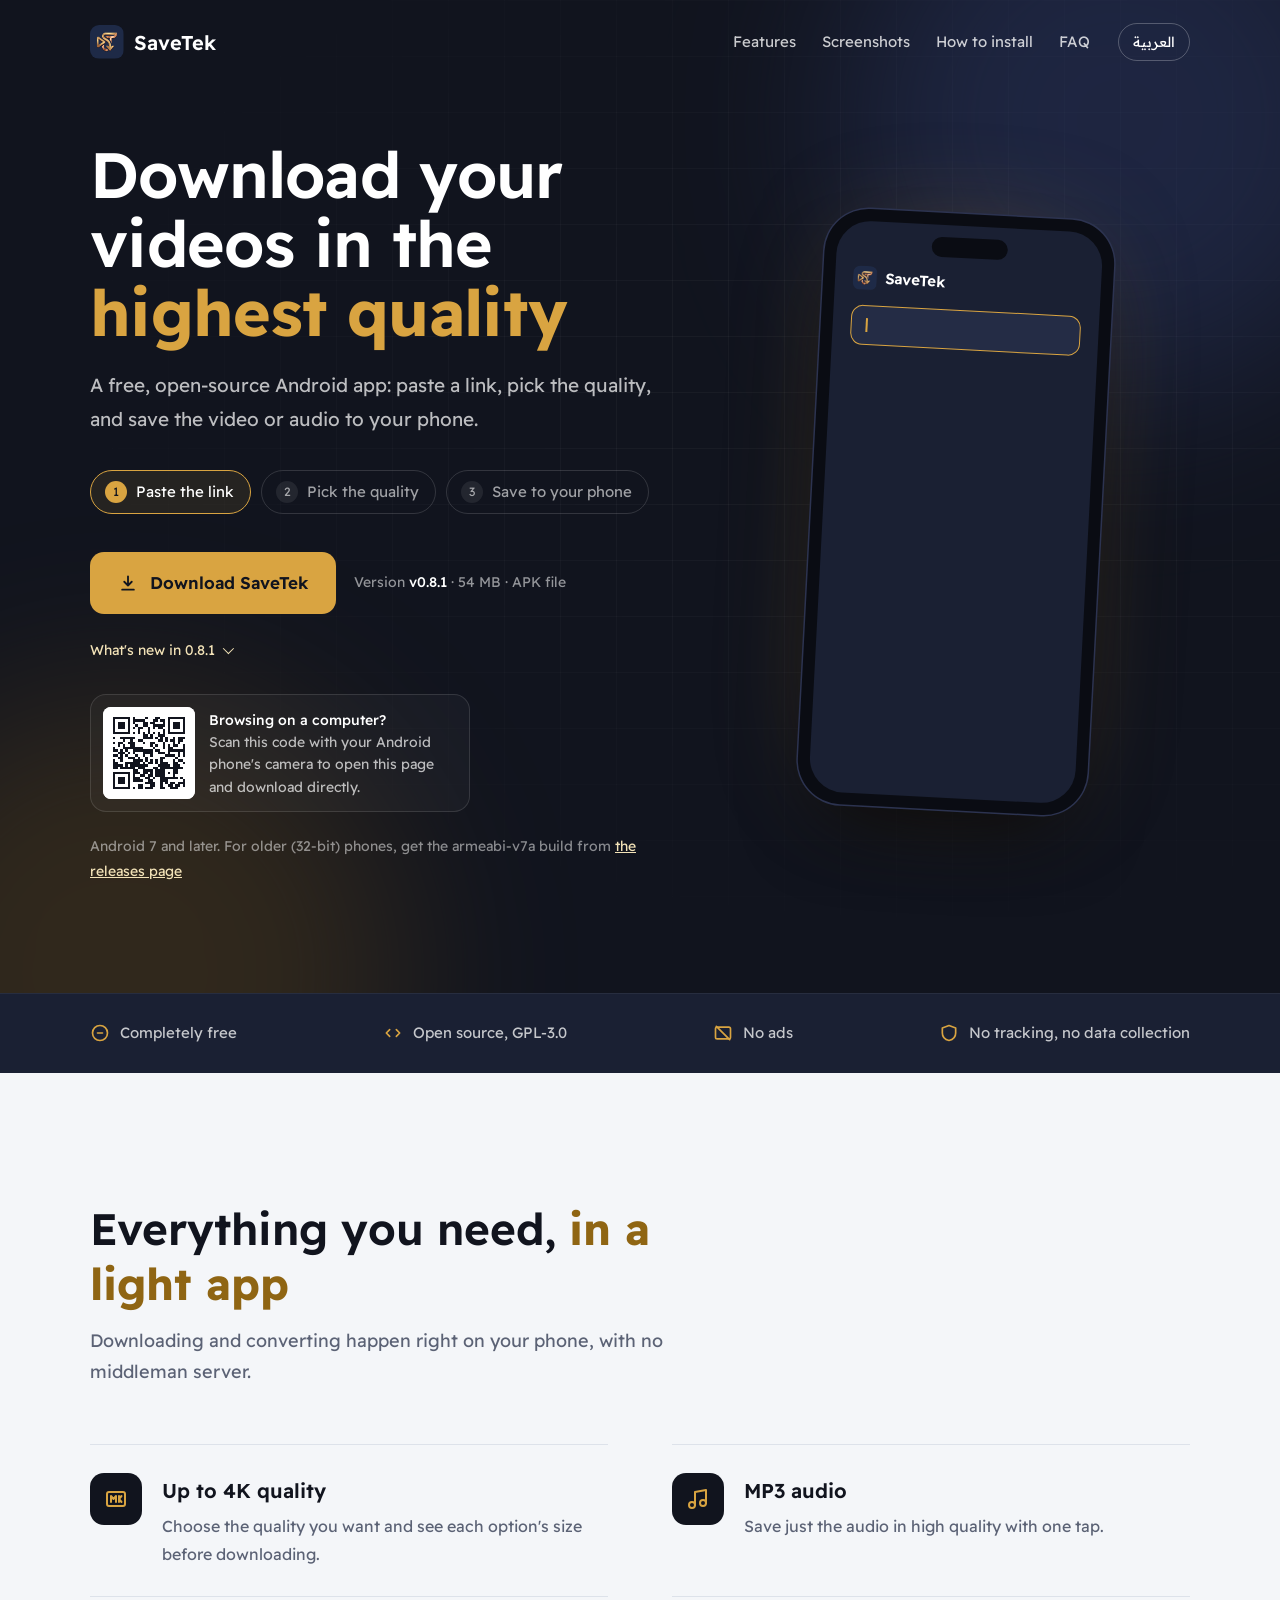
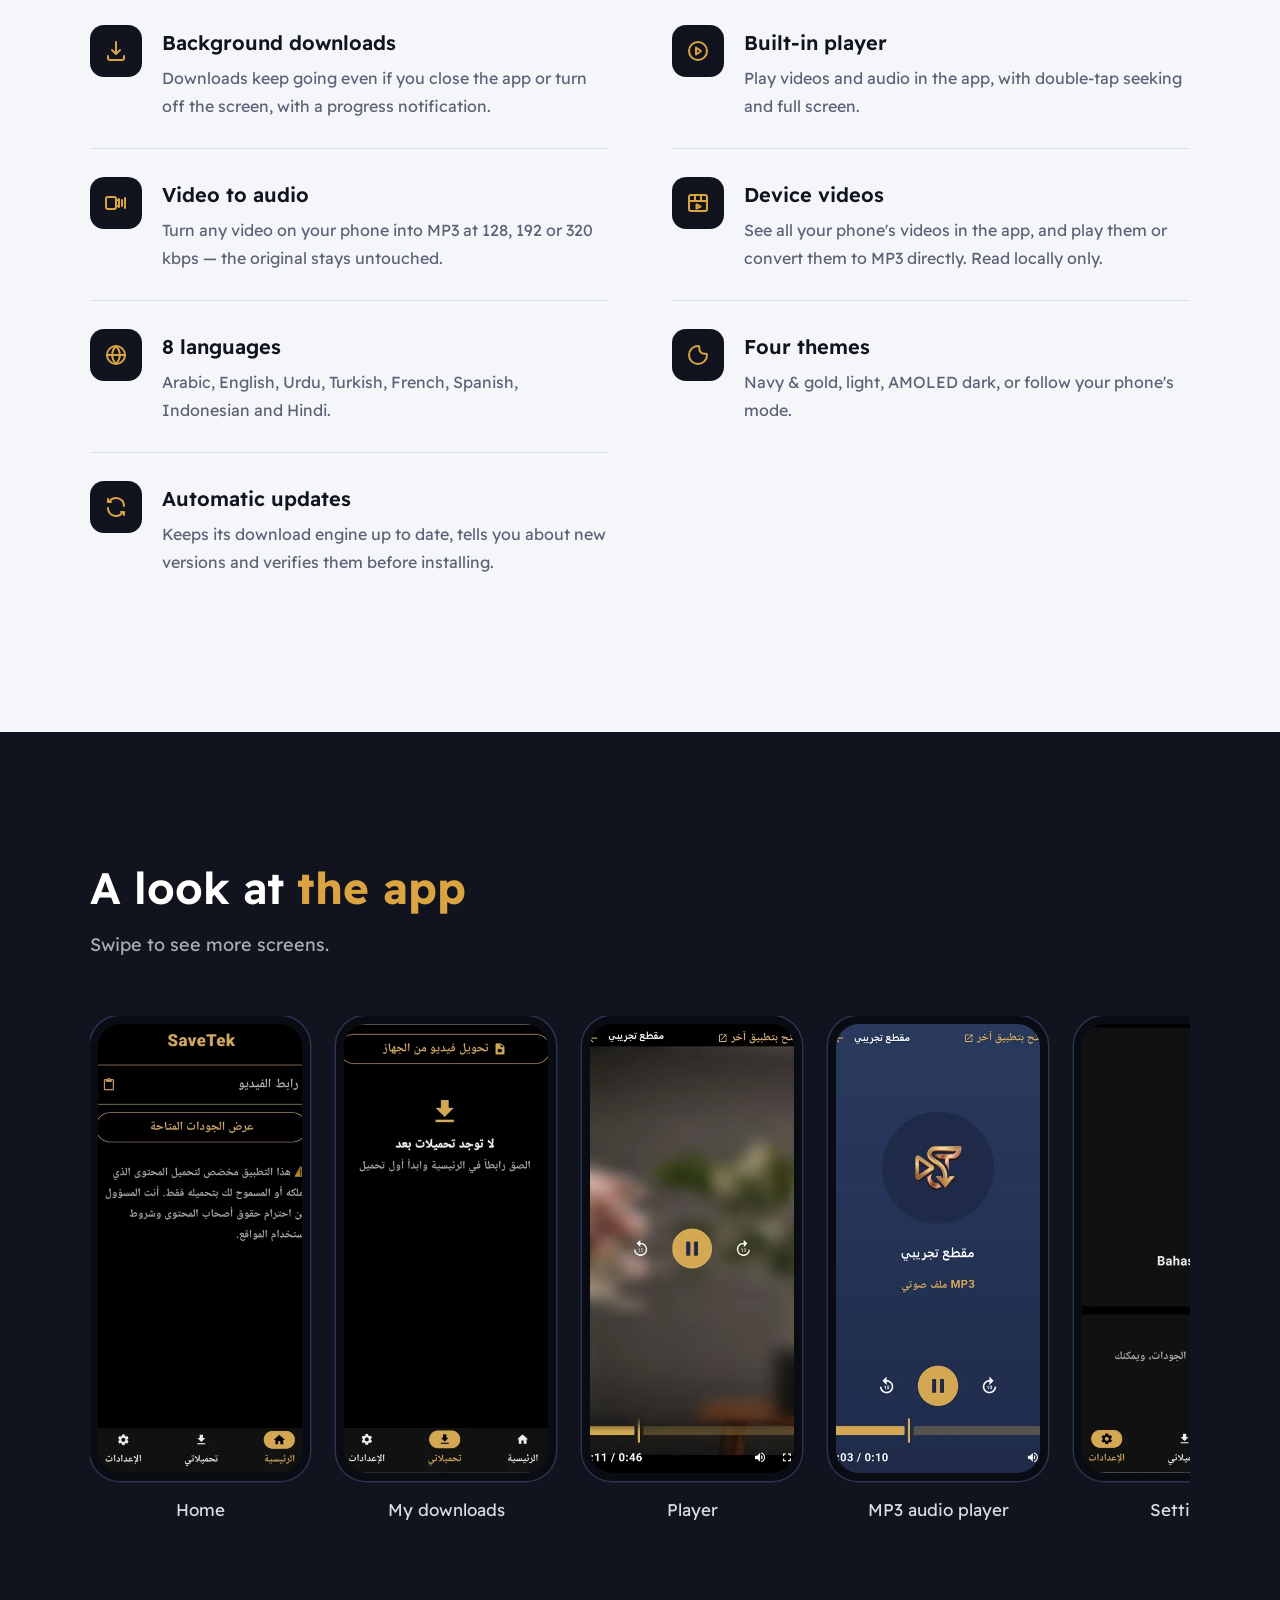
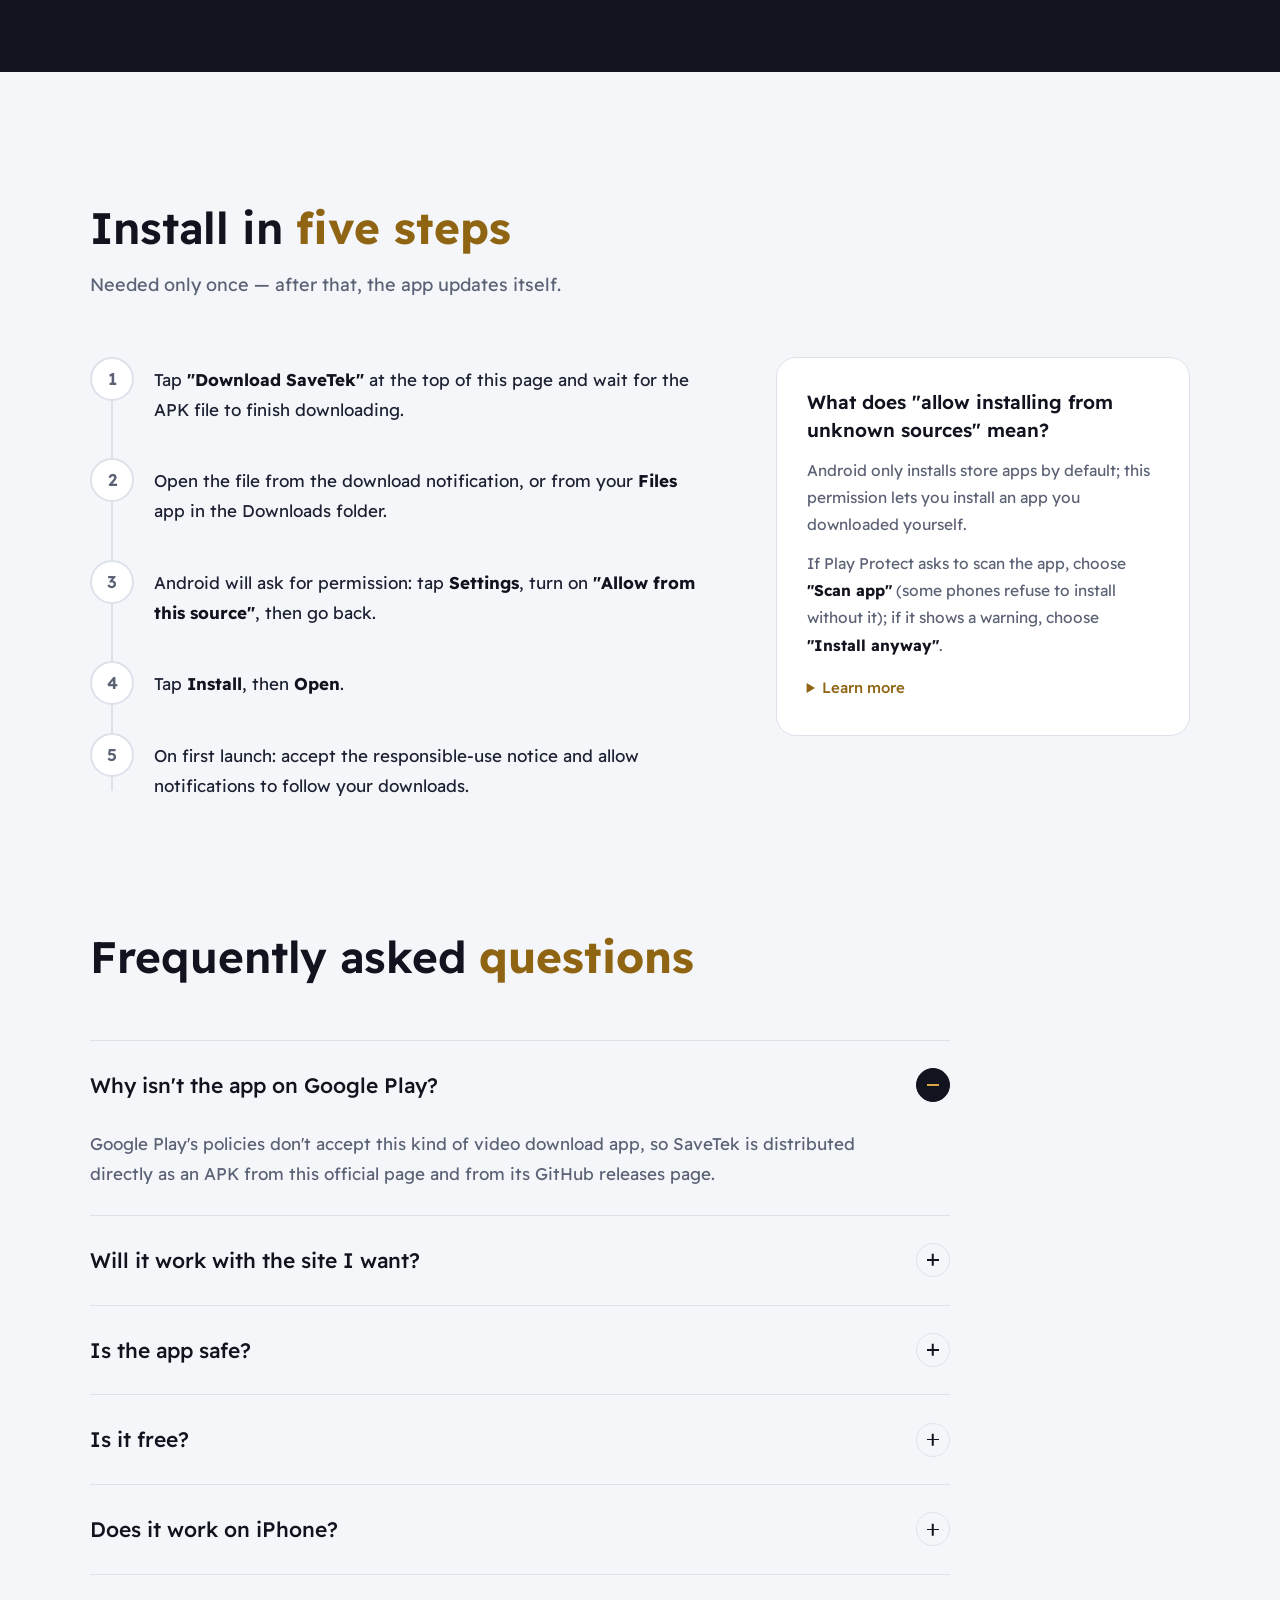
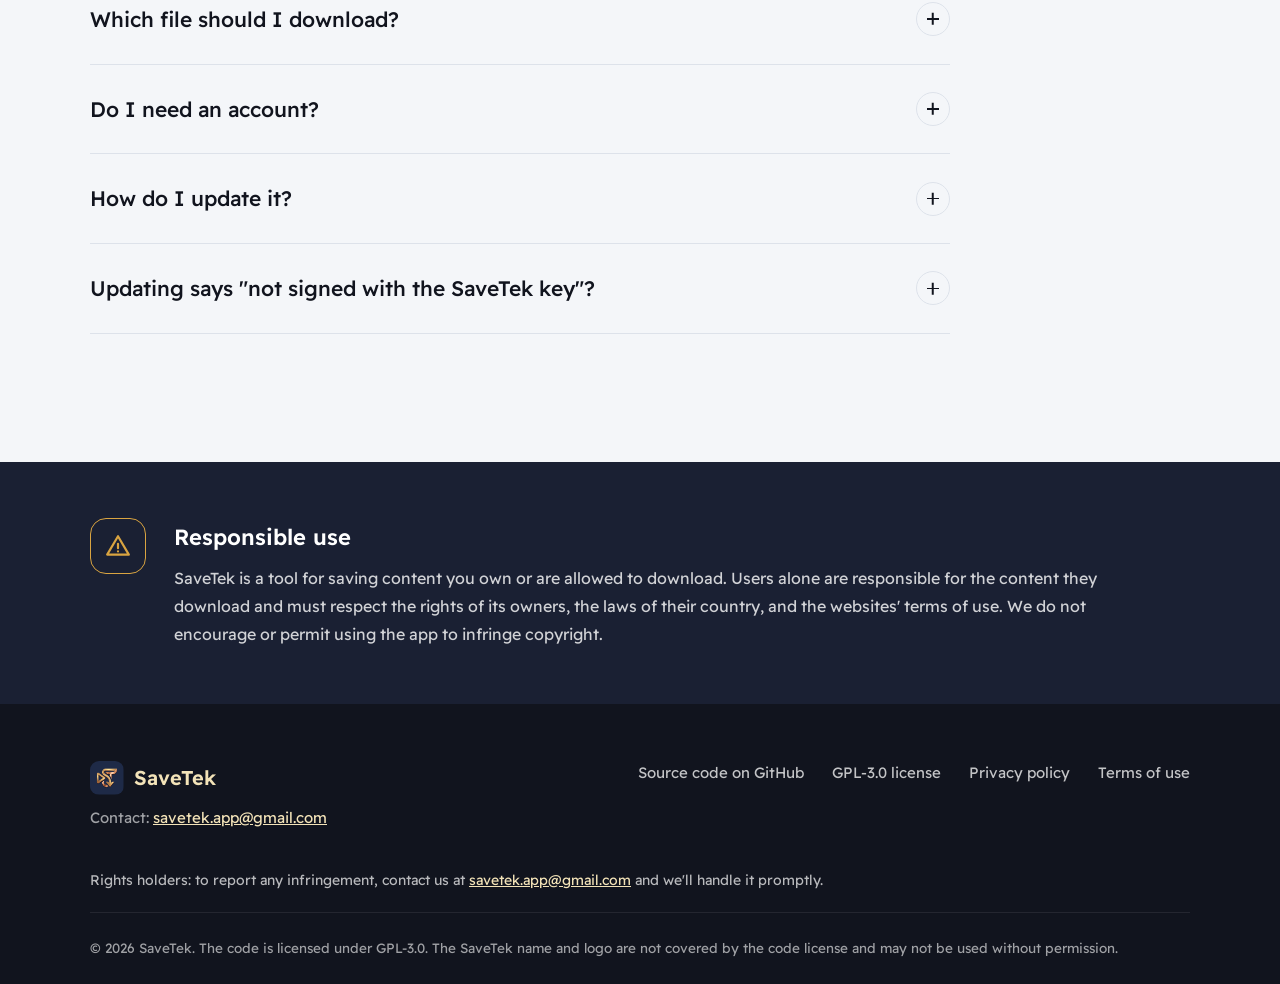
<file: docs/index.html>
<!DOCTYPE html>
<html lang="ar" dir="rtl" class="no-js">
<head>
<meta charset="utf-8">
<meta name="viewport" content="width=device-width, initial-scale=1, viewport-fit=cover">
<!-- if JavaScript runs, remove "no-js" right away; otherwise all content stays visible -->
<script>document.documentElement.classList.remove("no-js")</script>
<title>SaveTek — حمّل فيديوهاتك بأعلى جودة</title>
<meta name="description" content="SaveTek: تطبيق أندرويد مجاني ومفتوح المصدر لحفظ الفيديوهات بأعلى جودة، مع صوت MP3 ومشغّل داخلي وتعدد اللغات.">
<link rel="canonical" href="https://savetekapp-lang.github.io/SaveTek/">
<!-- link previews (WhatsApp, Telegram, X…): image and URL must be absolute -->
<meta property="og:type" content="website">
<meta property="og:site_name" content="SaveTek">
<meta property="og:url" content="https://savetekapp-lang.github.io/SaveTek/">
<meta property="og:title" content="SaveTek — حمّل فيديوهاتك بأعلى جودة">
<meta property="og:description" content="تطبيق أندرويد مجاني ومفتوح المصدر لحفظ الفيديوهات بأعلى جودة — Free, open-source Android app to save your videos in the highest quality">
<meta property="og:image" content="https://savetekapp-lang.github.io/SaveTek/assets/og-banner.jpg">
<meta property="og:image:width" content="1200">
<meta property="og:image:height" content="630">
<meta property="og:image:alt" content="SaveTek — حمّل فيديوهاتك بأعلى جودة">
<meta property="og:locale" content="ar_AR">
<meta property="og:locale:alternate" content="en_US">
<meta name="twitter:card" content="summary_large_image">
<meta name="theme-color" content="#11141E">
<link rel="icon" href="assets/favicon-64.png">
<link rel="apple-touch-icon" href="assets/icon-512.png">
<style>
/* fonts: self-hosted (SIL OFL 1.1, licenses in assets/fonts) — no requests to third parties */
@font-face{font-family:'IBM Plex Sans Arabic';font-style:normal;font-weight:400;font-display:swap;src:url(assets/fonts/ibmplexsansarabic-400-arabic.woff2) format('woff2');unicode-range:U+0600-06FF, U+0750-077F, U+0870-088E, U+0890-0891, U+0897-08E1, U+08E3-08FF, U+200C-200E, U+2010-2011, U+204F, U+2E41, U+FB50-FDFF, U+FE70-FE74, U+FE76-FEFC, U+102E0-102FB, U+10E60-10E7E, U+10EC2-10EC4, U+10EFC-10EFF, U+1EE00-1EE03, U+1EE05-1EE1F, U+1EE21-1EE22, U+1EE24, U+1EE27, U+1EE29-1EE32, U+1EE34-1EE37, U+1EE39, U+1EE3B, U+1EE42, U+1EE47, U+1EE49, U+1EE4B, U+1EE4D-1EE4F, U+1EE51-1EE52, U+1EE54, U+1EE57, U+1EE59, U+1EE5B, U+1EE5D, U+1EE5F, U+1EE61-1EE62, U+1EE64, U+1EE67-1EE6A, U+1EE6C-1EE72, U+1EE74-1EE77, U+1EE79-1EE7C, U+1EE7E, U+1EE80-1EE89, U+1EE8B-1EE9B, U+1EEA1-1EEA3, U+1EEA5-1EEA9, U+1EEAB-1EEBB, U+1EEF0-1EEF1}
@font-face{font-family:'IBM Plex Sans Arabic';font-style:normal;font-weight:400;font-display:swap;src:url(assets/fonts/ibmplexsansarabic-400-latin.woff2) format('woff2');unicode-range:U+0000-00FF, U+0131, U+0152-0153, U+02BB-02BC, U+02C6, U+02DA, U+02DC, U+0304, U+0308, U+0329, U+2000-206F, U+20AC, U+2122, U+2191, U+2193, U+2212, U+2215, U+FEFF, U+FFFD}
@font-face{font-family:'IBM Plex Sans Arabic';font-style:normal;font-weight:500;font-display:swap;src:url(assets/fonts/ibmplexsansarabic-500-arabic.woff2) format('woff2');unicode-range:U+0600-06FF, U+0750-077F, U+0870-088E, U+0890-0891, U+0897-08E1, U+08E3-08FF, U+200C-200E, U+2010-2011, U+204F, U+2E41, U+FB50-FDFF, U+FE70-FE74, U+FE76-FEFC, U+102E0-102FB, U+10E60-10E7E, U+10EC2-10EC4, U+10EFC-10EFF, U+1EE00-1EE03, U+1EE05-1EE1F, U+1EE21-1EE22, U+1EE24, U+1EE27, U+1EE29-1EE32, U+1EE34-1EE37, U+1EE39, U+1EE3B, U+1EE42, U+1EE47, U+1EE49, U+1EE4B, U+1EE4D-1EE4F, U+1EE51-1EE52, U+1EE54, U+1EE57, U+1EE59, U+1EE5B, U+1EE5D, U+1EE5F, U+1EE61-1EE62, U+1EE64, U+1EE67-1EE6A, U+1EE6C-1EE72, U+1EE74-1EE77, U+1EE79-1EE7C, U+1EE7E, U+1EE80-1EE89, U+1EE8B-1EE9B, U+1EEA1-1EEA3, U+1EEA5-1EEA9, U+1EEAB-1EEBB, U+1EEF0-1EEF1}
@font-face{font-family:'IBM Plex Sans Arabic';font-style:normal;font-weight:500;font-display:swap;src:url(assets/fonts/ibmplexsansarabic-500-latin.woff2) format('woff2');unicode-range:U+0000-00FF, U+0131, U+0152-0153, U+02BB-02BC, U+02C6, U+02DA, U+02DC, U+0304, U+0308, U+0329, U+2000-206F, U+20AC, U+2122, U+2191, U+2193, U+2212, U+2215, U+FEFF, U+FFFD}
@font-face{font-family:'IBM Plex Sans Arabic';font-style:normal;font-weight:600;font-display:swap;src:url(assets/fonts/ibmplexsansarabic-600-arabic.woff2) format('woff2');unicode-range:U+0600-06FF, U+0750-077F, U+0870-088E, U+0890-0891, U+0897-08E1, U+08E3-08FF, U+200C-200E, U+2010-2011, U+204F, U+2E41, U+FB50-FDFF, U+FE70-FE74, U+FE76-FEFC, U+102E0-102FB, U+10E60-10E7E, U+10EC2-10EC4, U+10EFC-10EFF, U+1EE00-1EE03, U+1EE05-1EE1F, U+1EE21-1EE22, U+1EE24, U+1EE27, U+1EE29-1EE32, U+1EE34-1EE37, U+1EE39, U+1EE3B, U+1EE42, U+1EE47, U+1EE49, U+1EE4B, U+1EE4D-1EE4F, U+1EE51-1EE52, U+1EE54, U+1EE57, U+1EE59, U+1EE5B, U+1EE5D, U+1EE5F, U+1EE61-1EE62, U+1EE64, U+1EE67-1EE6A, U+1EE6C-1EE72, U+1EE74-1EE77, U+1EE79-1EE7C, U+1EE7E, U+1EE80-1EE89, U+1EE8B-1EE9B, U+1EEA1-1EEA3, U+1EEA5-1EEA9, U+1EEAB-1EEBB, U+1EEF0-1EEF1}
@font-face{font-family:'IBM Plex Sans Arabic';font-style:normal;font-weight:600;font-display:swap;src:url(assets/fonts/ibmplexsansarabic-600-latin.woff2) format('woff2');unicode-range:U+0000-00FF, U+0131, U+0152-0153, U+02BB-02BC, U+02C6, U+02DA, U+02DC, U+0304, U+0308, U+0329, U+2000-206F, U+20AC, U+2122, U+2191, U+2193, U+2212, U+2215, U+FEFF, U+FFFD}
@font-face{font-family:'Readex Pro';font-style:normal;font-weight:400 700;font-display:swap;src:url(assets/fonts/readexpro-arabic.woff2) format('woff2');unicode-range:U+0600-06FF, U+0750-077F, U+0870-088E, U+0890-0891, U+0897-08E1, U+08E3-08FF, U+200C-200E, U+2010-2011, U+204F, U+2E41, U+FB50-FDFF, U+FE70-FE74, U+FE76-FEFC, U+102E0-102FB, U+10E60-10E7E, U+10EC2-10EC4, U+10EFC-10EFF, U+1EE00-1EE03, U+1EE05-1EE1F, U+1EE21-1EE22, U+1EE24, U+1EE27, U+1EE29-1EE32, U+1EE34-1EE37, U+1EE39, U+1EE3B, U+1EE42, U+1EE47, U+1EE49, U+1EE4B, U+1EE4D-1EE4F, U+1EE51-1EE52, U+1EE54, U+1EE57, U+1EE59, U+1EE5B, U+1EE5D, U+1EE5F, U+1EE61-1EE62, U+1EE64, U+1EE67-1EE6A, U+1EE6C-1EE72, U+1EE74-1EE77, U+1EE79-1EE7C, U+1EE7E, U+1EE80-1EE89, U+1EE8B-1EE9B, U+1EEA1-1EEA3, U+1EEA5-1EEA9, U+1EEAB-1EEBB, U+1EEF0-1EEF1}
@font-face{font-family:'Readex Pro';font-style:normal;font-weight:400 700;font-display:swap;src:url(assets/fonts/readexpro-latin.woff2) format('woff2');unicode-range:U+0000-00FF, U+0131, U+0152-0153, U+02BB-02BC, U+02C6, U+02DA, U+02DC, U+0304, U+0308, U+0329, U+2000-206F, U+20AC, U+2122, U+2191, U+2193, U+2212, U+2215, U+FEFF, U+FFFD}

:root{
  --ink:#11141E;        /* brand navy */
  --navy:#1A2033;
  --navy-2:#242C45;
  --gold:#D9A441;
  --gold-soft:#F3E3B8;
  --gold-deep:#8F6513;  /* gold text on light backgrounds (contrast 4.8:1) */
  --paper:#F4F6F9;
  --white:#FFFFFF;
  --text:#1D2233;
  --muted:#5B6275;
  --line:#DDE2EA;
  --head:"Readex Pro","IBM Plex Sans Arabic",system-ui,sans-serif;
  --body:"IBM Plex Sans Arabic","Readex Pro",system-ui,sans-serif;
  --wrap:1180px;
  --ease:cubic-bezier(.2,.7,.2,1);
}
*{box-sizing:border-box;margin:0;padding:0}
html{scroll-behavior:smooth;-webkit-text-size-adjust:100%}
body{font-family:var(--body);color:var(--text);background:var(--paper);line-height:1.75;font-size:17px}
img{max-width:100%;display:block}
a{color:inherit}
button{font:inherit;cursor:pointer}
:focus-visible{outline:3px solid var(--gold);outline-offset:3px;border-radius:6px}
.wrap{max-width:var(--wrap);margin-inline:auto;padding-inline:clamp(20px,4vw,40px)}

/* bilingual */
html[lang="ar"] .en{display:none!important}
html[lang="en"] .ar{display:none!important}
html[lang="en"] body{font-family:"Readex Pro",system-ui,sans-serif}

/* ---------- header ---------- */
.hdr{position:fixed;inset-inline:0;top:0;z-index:50;padding-top:env(safe-area-inset-top,0px);transition:background .35s var(--ease),box-shadow .35s var(--ease)}
.hdr .wrap{display:flex;align-items:center;gap:28px;height:84px;transition:height .35s var(--ease)}
.hdr.scrolled{background:rgba(17,20,30,.92);backdrop-filter:blur(12px);-webkit-backdrop-filter:blur(12px);box-shadow:0 1px 0 rgba(255,255,255,.06)}
.hdr.scrolled .wrap{height:66px}
.brand{display:flex;align-items:center;gap:10px;color:#fff;text-decoration:none;font-family:var(--head);font-weight:600;font-size:20px}
.brand img{width:34px;height:34px;border-radius:9px}
.nav{display:flex;gap:26px;margin-inline-start:auto}
.nav a{color:rgba(255,255,255,.78);text-decoration:none;font-size:15px;position:relative;padding:6px 0;transition:color .2s}
.nav a::after{content:"";position:absolute;inset-inline:0;bottom:0;height:2px;background:var(--gold);transform:scaleX(0);transition:transform .3s var(--ease)}
.nav a:hover{color:#fff}.nav a:hover::after{transform:scaleX(1)}
.lang{border:1px solid rgba(255,255,255,.25);background:none;color:#fff;border-radius:999px;padding:6px 14px;font-size:14px;transition:border-color .2s,background .2s}
.lang:hover{border-color:var(--gold);background:rgba(217,164,65,.1)}
.burger{display:none;background:none;border:0;color:#fff;width:40px;height:40px;margin-inline-start:auto}
@media (max-width:820px){
  .nav{position:fixed;inset-inline:0;top:0;padding:calc(90px + env(safe-area-inset-top,0px)) 28px 28px;flex-direction:column;gap:6px;background:var(--ink);transform:translateY(-100%);transition:transform .4s var(--ease);z-index:-1}
  .nav a{font-size:20px;padding:12px 0}
  .nav.open{transform:none}
  .burger{display:grid;place-items:center}
  .nav{margin:0}
}

/* ---------- hero ---------- */
.hero{position:relative;background:var(--ink);color:#fff;overflow:hidden;padding:calc(140px + env(safe-area-inset-top,0px)) 0 110px}
.hero::before{content:"";position:absolute;inset:0;background-image:linear-gradient(rgba(255,255,255,.035) 1px,transparent 1px),linear-gradient(90deg,rgba(255,255,255,.035) 1px,transparent 1px);background-size:56px 56px;mask-image:radial-gradient(ellipse at 70% 40%,#000 20%,transparent 70%);-webkit-mask-image:radial-gradient(ellipse at 70% 40%,#000 20%,transparent 70%)}
.glow{position:absolute;width:560px;height:560px;border-radius:50%;filter:blur(90px);opacity:.45;pointer-events:none}
.glow.a{background:#2E3B6B;top:-160px;inset-inline-end:-120px;animation:drift 16s ease-in-out infinite alternate}
.glow.b{background:#6B4E1A;bottom:-260px;inset-inline-start:-160px;opacity:.35;animation:drift 20s ease-in-out infinite alternate-reverse}
@keyframes drift{to{transform:translate(60px,40px) scale(1.1)}}
.hero-grid{position:relative;display:grid;grid-template-columns:1.1fr .9fr;gap:60px;align-items:center}
.hero h1{font-family:var(--head);font-weight:600;font-size:clamp(36px,5.4vw,64px);line-height:1.18;letter-spacing:-.01em;margin-bottom:22px}
html[lang="en"] .hero h1{line-height:1.08}
.hero h1 b{font-weight:700;color:var(--gold)}
.hero p.lead{color:rgba(255,255,255,.72);font-size:clamp(17px,1.6vw,19px);max-width:34em;margin-bottom:34px}
.flow{display:flex;flex-wrap:wrap;gap:10px;margin-bottom:38px;list-style:none}
.flow li{display:flex;align-items:center;gap:9px;padding:8px 16px 8px 14px;border-radius:999px;border:1px solid rgba(255,255,255,.14);color:rgba(255,255,255,.6);font-size:15px;transition:all .45s var(--ease)}
.flow li i{font-style:normal;width:22px;height:22px;border-radius:50%;display:grid;place-items:center;font-size:12px;background:rgba(255,255,255,.08);font-family:var(--head);transition:all .45s var(--ease)}
.flow li.on{color:#fff;border-color:var(--gold);background:rgba(217,164,65,.1)}
.flow li.on i{background:var(--gold);color:var(--ink)}
.cta-row{display:flex;flex-wrap:wrap;align-items:center;gap:18px}
.btn{display:inline-flex;align-items:center;gap:12px;background:var(--gold);color:var(--ink);text-decoration:none;font-family:var(--head);font-weight:600;font-size:17px;padding:16px 28px;border-radius:14px;transition:transform .25s var(--ease),box-shadow .25s var(--ease)}
.btn:hover{transform:translateY(-2px);box-shadow:0 14px 30px -12px rgba(217,164,65,.7)}
.btn svg{width:20px;height:20px}
.ver{font-size:14px;color:rgba(255,255,255,.55);line-height:1.5}
.ver strong{color:#fff;font-weight:500}
.note32{margin-top:22px;font-size:14px;color:rgba(255,255,255,.5)}
.note32 a{color:var(--gold-soft)}

/* phone mock (the one orchestrated moment) */
.phone-stage{display:grid;place-items:center}
.phone{width:290px;aspect-ratio:9/18.5;background:#0A0C13;border-radius:44px;padding:12px;box-shadow:0 0 0 1.5px #2C3350,0 40px 80px -30px rgba(0,0,0,.8),0 0 120px -40px rgba(217,164,65,.35);position:relative;transform:rotate(-3deg)}
html[dir="ltr"] .phone{transform:rotate(3deg)}
.screen{height:100%;border-radius:34px;background:var(--navy);overflow:hidden;padding:44px 18px 18px;display:flex;flex-direction:column;gap:14px;position:relative}
.screen::before{content:"";position:absolute;top:12px;left:50%;translate:-50% 0;width:76px;height:20px;border-radius:12px;background:#0A0C13}
.s-top{display:flex;align-items:center;gap:8px;font-family:var(--head);font-weight:600;font-size:15px}
.s-top img{width:24px;height:24px;border-radius:7px}
.s-input{background:var(--navy-2);border:1px solid #333D5E;border-radius:12px;padding:11px 12px;font-size:12px;color:#C9D0E3;direction:ltr;text-align:left;min-height:40px;display:flex;align-items:center;gap:2px;transition:border-color .3s}
.s-input .caret{width:1.5px;height:14px;background:var(--gold);animation:blink 1s steps(1) infinite}
@keyframes blink{50%{opacity:0}}
.phone[data-stage="1"] .s-input{border-color:var(--gold)}
.s-label{font-size:12px;color:#8E97B3;opacity:0;transition:opacity .3s}
.s-q{display:grid;gap:7px}
.s-q div{display:flex;justify-content:space-between;align-items:center;background:var(--navy-2);border:1px solid transparent;border-radius:10px;padding:9px 12px;font-size:12.5px;opacity:0;transform:translateY(8px);transition:all .4s var(--ease)}
.s-q div span{color:#8E97B3;font-size:11.5px;direction:ltr}
.phone[data-stage="2"] .s-label,.phone[data-stage="3"] .s-label,.phone[data-stage="4"] .s-label{opacity:1}
.phone[data-stage="2"] .s-q div,.phone[data-stage="3"] .s-q div,.phone[data-stage="4"] .s-q div{opacity:1;transform:none}
.s-q div:nth-child(2){transition-delay:.08s}.s-q div:nth-child(3){transition-delay:.16s}.s-q div:nth-child(4){transition-delay:.24s}
.phone .s-q div.pick{border-color:var(--gold);background:rgba(217,164,65,.12)}
.s-prog{margin-top:auto;background:var(--navy-2);border-radius:14px;padding:12px;opacity:0;transform:translateY(10px);transition:all .4s var(--ease)}
.phone[data-stage="3"] .s-prog,.phone[data-stage="4"] .s-prog{opacity:1;transform:none}
.s-prog .row{display:flex;justify-content:space-between;font-size:11.5px;color:#C9D0E3;margin-bottom:8px}
.bar{height:6px;border-radius:6px;background:#333D5E;overflow:hidden}
.bar i{display:block;height:100%;width:0;background:var(--gold);border-radius:6px}
.phone[data-stage="3"] .bar i{width:100%;transition:width 2.4s linear}
.phone[data-stage="4"] .bar i{width:100%}
.s-done{display:flex;align-items:center;gap:8px;color:#8FD9A8;font-size:12px;margin-top:8px;opacity:0;transition:opacity .3s}
.phone[data-stage="4"] .s-done{opacity:1}

@media (max-width:900px){
  .hero-grid{grid-template-columns:1fr;gap:56px}
  .phone{width:250px}
}

/* ---------- trust strip ---------- */
.trust{background:var(--navy);color:rgba(255,255,255,.75);border-top:1px solid rgba(255,255,255,.06)}
.trust ul{display:flex;flex-wrap:wrap;justify-content:space-between;gap:16px 30px;list-style:none;padding-block:26px}
.trust li{display:flex;align-items:center;gap:10px;font-size:15px}
.trust svg{width:20px;height:20px;color:var(--gold);flex:none}

/* ---------- sections ---------- */
section.block{padding-block:clamp(80px,10vw,130px)}
.sec-head{max-width:640px;margin-bottom:56px}
.sec-head h2{font-family:var(--head);font-weight:600;font-size:clamp(30px,3.8vw,44px);line-height:1.25;margin-bottom:14px;color:var(--ink)}
.sec-head h2 b{color:var(--gold-deep);font-weight:700}
.dark .sec-head h2 b{color:var(--gold)}
.sec-head p{color:var(--muted);font-size:18px}
.dark{background:var(--ink);color:#fff}
.dark .sec-head h2{color:#fff}
.dark .sec-head p{color:rgba(255,255,255,.65)}

/* features: list with dividers, not card kit */
.feats{display:grid;grid-template-columns:repeat(2,1fr);column-gap:64px;list-style:none}
.feats li{display:grid;grid-template-columns:52px 1fr;gap:20px;padding-block:28px;border-top:1px solid var(--line)}
.feats .ic{width:52px;height:52px;border-radius:14px;background:var(--ink);color:var(--gold);display:grid;place-items:center;transition:transform .35s var(--ease),background .35s}
.feats li:hover .ic{transform:rotate(-6deg) scale(1.05);background:var(--navy-2)}
.feats .ic svg{width:24px;height:24px}
.feats h3{font-family:var(--head);font-weight:600;font-size:20px;color:var(--ink);margin-bottom:4px}
.feats p{color:var(--muted);font-size:16px}
@media (max-width:760px){.feats{grid-template-columns:1fr}}

/* screenshots */
.shots{display:flex;gap:26px;overflow-x:auto;scroll-snap-type:x mandatory;padding-bottom:20px;scrollbar-width:thin;scrollbar-color:var(--navy-2) transparent}
.shot{flex:none;width:220px;scroll-snap-align:start}
.shot .frame{aspect-ratio:9/19;border-radius:30px;background:#0A0C13;padding:8px;box-shadow:0 0 0 1.5px #2C3350;transition:transform .4s var(--ease)}
.shot:hover .frame{transform:translateY(-6px)}
.shot .frame>*{width:100%;height:100%;border-radius:23px;object-fit:cover;background:var(--navy)}
.shot .ph{display:grid;place-content:center;justify-items:center;gap:12px;color:rgba(255,255,255,.5);font-size:13px;text-align:center}
.shot .ph img{width:40px;height:40px;opacity:.6}
.shot figcaption{text-align:center;margin-top:14px;font-family:var(--head);color:rgba(255,255,255,.85)}

/* install: timeline that fills on scroll */
.install-grid{display:grid;grid-template-columns:1.2fr .8fr;gap:64px;align-items:start}
.steps{list-style:none;position:relative;padding-inline-start:64px}
.steps::before,.steps .fill{content:"";position:absolute;inset-inline-start:21px;top:10px;bottom:10px;width:2px;background:var(--line)}
.steps .fill{background:var(--gold);transform-origin:top;transform:scaleY(var(--p,0));bottom:10px}
.steps li{position:relative;padding-bottom:34px}
.steps li:last-child{padding-bottom:0}
.steps .n{position:absolute;inset-inline-start:-64px;top:0;width:44px;height:44px;border-radius:50%;background:var(--white);border:2px solid var(--line);display:grid;place-items:center;font-family:var(--head);font-weight:600;color:var(--muted);transition:all .4s var(--ease)}
.steps li.done .n{background:var(--gold);border-color:var(--gold);color:var(--ink)}
.steps p{padding-top:8px;font-size:17px}
.steps strong{color:var(--ink)}
.side-note{background:var(--white);border:1px solid var(--line);border-radius:20px;padding:30px;position:sticky;top:100px}
.side-note h3{font-family:var(--head);font-size:19px;font-weight:600;color:var(--ink);margin-bottom:12px;line-height:1.5}
.side-note p{color:var(--muted);font-size:15.5px;margin-bottom:12px}
.side-note p:last-child{margin:0}
.side-note strong{color:var(--ink)}
.side-note .more summary{cursor:pointer;color:var(--gold-deep);font-weight:500;font-size:15px;padding-block:4px;width:max-content}
.side-note .more[open] summary{margin-bottom:8px}
.side-note .more p{margin:0}
@media (max-width:900px){.install-grid{grid-template-columns:1fr}.side-note{position:static}}

/* faq accordion */
.faq{max-width:860px}
.qa{border-top:1px solid var(--line)}
.qa:last-child{border-bottom:1px solid var(--line)}
.qa button{width:100%;background:none;border:0;display:flex;justify-content:space-between;align-items:center;gap:20px;padding:26px 0;text-align:start;font-family:var(--head);font-weight:500;font-size:clamp(18px,2vw,21px);color:var(--ink)}
.qa .pm{flex:none;width:34px;height:34px;border-radius:50%;border:1px solid var(--line);position:relative;transition:all .35s var(--ease)}
.qa .pm::before,.qa .pm::after{content:"";position:absolute;inset:0;margin:auto;width:12px;height:1.5px;background:currentColor;transition:transform .35s var(--ease)}
.qa .pm::after{transform:rotate(90deg)}
.qa.open .pm{background:var(--ink);border-color:var(--ink);color:var(--gold)}
.qa.open .pm::after{transform:rotate(0)}
.qa .ans{display:grid;grid-template-rows:0fr;transition:grid-template-rows .45s var(--ease)}
.qa.open .ans{grid-template-rows:1fr}
.qa .ans>div{overflow:hidden}
.qa .ans p{color:var(--muted);padding-bottom:26px;max-width:46em}
.qa .ans a{color:var(--gold-deep);font-weight:500}

/* responsible use */
.resp{background:var(--navy);color:rgba(255,255,255,.8)}
.resp .wrap{display:grid;grid-template-columns:auto 1fr;gap:28px;align-items:start;padding-block:56px}
.resp .ic{width:56px;height:56px;border-radius:16px;border:1.5px solid var(--gold);color:var(--gold);display:grid;place-items:center}
.resp h2{font-family:var(--head);font-weight:600;font-size:22px;color:#fff;margin-bottom:8px}
.resp p{max-width:60em;font-size:16px}
@media (max-width:600px){.resp .wrap{grid-template-columns:1fr}}

/* footer */
footer{background:var(--ink);color:rgba(255,255,255,.6);font-size:15px;padding-bottom:env(safe-area-inset-bottom,0px)}
.f-top{display:flex;flex-wrap:wrap;justify-content:space-between;gap:30px;padding-block:56px 36px}
.f-top a{color:var(--gold-soft)}
.f-links{display:flex;flex-wrap:wrap;gap:12px 28px}
.f-links a{color:rgba(255,255,255,.75);text-decoration:none}
.f-links a:hover{color:#fff;text-decoration:underline}
.f-rights{padding-bottom:20px;font-size:14px;color:rgba(255,255,255,.7)}
.f-rights a{color:var(--gold-soft)}
.f-bot{border-top:1px solid rgba(255,255,255,.08);padding-block:24px;font-size:13.5px;line-height:1.7}

/* ---------- desktop: QR to open this page on the phone ---------- */
.qr{display:none;align-items:center;gap:14px;margin-top:26px;padding:12px 16px 12px 12px;border:1px solid rgba(255,255,255,.12);border-radius:16px;max-width:380px;background:rgba(255,255,255,.03)}
.qr img{width:92px;height:92px;border-radius:8px;background:#fff;flex:none}
.qr p{font-size:14px;color:rgba(255,255,255,.7);line-height:1.6}
.qr strong{color:#fff;font-weight:500;display:block}
@media (hover:hover) and (pointer:fine) and (min-width:900px){.qr{display:flex}}

/* ---------- iPhone / iPad visitors ---------- */
.ios-note{display:none;margin-top:18px;padding:12px 16px;border-radius:12px;background:rgba(217,164,65,.12);border:1px solid rgba(217,164,65,.4);color:var(--gold-soft);font-size:15px;max-width:34em}
.is-ios .ios-note{display:block}
/* nothing to install on iOS: hide the download button and the Android file notes */
.is-ios .cta-row,.is-ios .note32,.is-ios .qr,.is-ios .wn{display:none}

/* ---------- mobile: a shorter page ---------- */
@media (max-width:900px){
  /* phones/tablets: drop the phone mock (about half a screen); the 3-step chips tell the same story */
  .phone-stage{display:none}
  .hero{padding-bottom:64px}
  .hero-grid{gap:0}
}

/* "what's new" under the download button (filled from version.json) */
.wn{margin-top:18px;max-width:34em}
.wn summary{display:inline-flex;align-items:center;gap:8px;cursor:pointer;list-style:none;font-size:14px;color:var(--gold-soft);padding-block:6px}
.wn summary::-webkit-details-marker{display:none}
.wn summary::after{content:"";width:7px;height:7px;border:solid currentColor;border-width:0 1.5px 1.5px 0;transform:rotate(45deg) translateY(-2px);transition:transform .3s var(--ease)}
.wn[open] summary::after{transform:rotate(-135deg) translateY(-2px)}
.wn ul{margin-top:10px;padding:14px 18px;padding-inline-start:34px;border-radius:14px;background:rgba(255,255,255,.04);border:1px solid rgba(255,255,255,.1);color:rgba(255,255,255,.75);font-size:14.5px;line-height:1.7}
.wn li+li{margin-top:8px}
.wn li::marker{color:var(--gold)}
@media (max-width:760px){
  .feats{grid-template-columns:repeat(2,1fr);column-gap:14px}
  .feats li{grid-template-columns:1fr;gap:10px;padding-block:20px}
  .feats .ic{width:44px;height:44px;border-radius:12px}
  .feats h3{font-size:16.5px;line-height:1.45}
  .feats p{font-size:14px;line-height:1.65}
  .feats li:last-child:nth-child(odd){grid-column:1/-1}
}

/* "swipe" hint only when the screenshots really overflow */
.swipe-hint{display:none}
.shots-scroll .swipe-hint{display:block}

/* ---------- comfortable tap targets on touch screens (~44px) ---------- */
@media (pointer:coarse){
  .f-links a,.f-top a,.note32 a{display:inline-block;padding-block:10px}
  .f-links{gap:0 24px}
}

/* pause decorative motion while the hero is off-screen (saves battery) */
.hero.paused .glow{animation-play-state:paused}

/* scroll reveal (subtle) */
/* .rv hides content only when JavaScript is running; without it, .no-js keeps everything visible */
.rv{opacity:0;transform:translateY(24px);transition:opacity .8s var(--ease),transform .8s var(--ease)}
.rv.in{opacity:1;transform:none}
.no-js .rv{opacity:1;transform:none}

@media (prefers-reduced-motion:reduce){
  *,*::before,*::after{animation:none!important;transition:none!important;scroll-behavior:auto!important}
  .rv{opacity:1;transform:none}
}
</style>
</head>
<body>

<!-- ============ HEADER ============ -->
<header class="hdr" id="hdr">
  <div class="wrap">
    <a class="brand" href="#top"><img src="assets/favicon-64.png" alt="">SaveTek</a>
    <nav class="nav" id="nav">
      <a href="#features"><span class="ar">الميزات</span><span class="en">Features</span></a>
      <a href="#screens"><span class="ar">لقطات الشاشة</span><span class="en">Screenshots</span></a>
      <a href="#install"><span class="ar">طريقة التثبيت</span><span class="en">How to install</span></a>
      <a href="#faq"><span class="ar">الأسئلة الشائعة</span><span class="en">FAQ</span></a>
    </nav>
    <button class="lang" id="langBtn" type="button"><span class="ar">English</span><span class="en">العربية</span></button>
    <button class="burger" id="burger" type="button" aria-label="Menu" aria-expanded="false">
      <svg width="24" height="24" viewBox="0 0 24 24" fill="none" stroke="currentColor" stroke-width="2" stroke-linecap="round"><path d="M4 7h16M4 12h16M4 17h16"/></svg>
    </button>
  </div>
</header>

<main id="top">

<!-- ============ HERO ============ -->
<section class="hero">
  <div class="glow a"></div><div class="glow b"></div>
  <div class="wrap hero-grid">
    <div>
      <h1>
        <span class="ar">حمّل فيديوهاتك <b>بأعلى جودة</b></span>
        <span class="en">Download your videos in the <b>highest quality</b></span>
      </h1>
      <p class="lead">
        <span class="ar">تطبيق أندرويد مجاني ومفتوح المصدر: الصق الرابط، اختر الجودة، واحفظ الفيديو أو الصوت في جوالك.</span>
        <span class="en">A free, open-source Android app: paste a link, pick the quality, and save the video or audio to your phone.</span>
      </p>
      <ol class="flow" id="flow">
        <li data-s="1"><i>1</i><span class="ar">الصق الرابط</span><span class="en">Paste the link</span></li>
        <li data-s="2"><i>2</i><span class="ar">اختر الجودة</span><span class="en">Pick the quality</span></li>
        <li data-s="3"><i>3</i><span class="ar">احفظ في جوالك</span><span class="en">Save to your phone</span></li>
      </ol>
      <div class="cta-row">
        <a class="btn" id="dlBtn" href="https://github.com/savetekapp-lang/SaveTek/releases/latest">
          <svg viewBox="0 0 24 24" fill="none" stroke="currentColor" stroke-width="2.2" stroke-linecap="round" stroke-linejoin="round"><path d="M12 4v11m0 0-4.5-4.5M12 15l4.5-4.5M5 20h14"/></svg>
          <span class="ar">تحميل SaveTek</span><span class="en">Download SaveTek</span>
        </a>
        <div class="ver" id="ver">
          <!-- version + size stay one left-to-right unit, so the Arabic line can't reorder them -->
          <span class="ar">الإصدار <bdi dir="ltr"><strong id="verAr">…</strong><span class="size"></span></bdi> · ملف APK</span>
          <span class="en">Version <bdi dir="ltr"><strong id="verEn">…</strong><span class="size"></span></bdi> · APK file</span>
        </div>
      </div>
      <details class="wn" id="wn" hidden>
        <summary><span class="ar">ما الجديد في <bdi id="wnVerAr"></bdi></span><span class="en">What's new in <bdi id="wnVerEn"></bdi></span></summary>
        <ul class="ar" id="wnAr"></ul>
        <ul class="en" id="wnEn"></ul>
      </details>
      <p class="ios-note" role="note">
        <span class="ar">SaveTek متوفر لأجهزة أندرويد فقط حالياً، ولا يعمل على الآيفون أو الآيباد.</span>
        <span class="en">SaveTek is currently available for Android only — it doesn't run on iPhone or iPad.</span>
      </p>
      <div class="qr">
        <img src="assets/qr-site.svg" alt="QR code: savetekapp-lang.github.io/SaveTek" width="92" height="92">
        <p>
          <span class="ar"><strong>تتصفّح من الكمبيوتر؟</strong>امسح الرمز بكاميرا جوالك الأندرويد لفتح هذه الصفحة والتحميل مباشرة.</span>
          <span class="en"><strong>Browsing on a computer?</strong>Scan this code with your Android phone's camera to open this page and download directly.</span>
        </p>
      </div>
      <p class="note32">
        <span class="ar">لأندرويد 7 فما فوق. للجوالات القديمة <bdi dir="ltr">(32-bit)</bdi> اختر نسخة armeabi-v7a من <a class="rel-link" href="https://github.com/savetekapp-lang/SaveTek/releases/latest">صفحة الإصدارات</a></span>
        <span class="en">Android 7 and later. For older (32-bit) phones, get the armeabi-v7a build from <a class="rel-link" href="https://github.com/savetekapp-lang/SaveTek/releases/latest">the releases page</a></span>
      </p>
    </div>

    <div class="phone-stage" aria-hidden="true">
      <div class="phone" id="phone" data-stage="0">
        <div class="screen">
          <div class="s-top"><img src="assets/favicon-64.png" alt="">SaveTek</div>
          <div class="s-input"><span id="typed"></span><span class="caret"></span></div>
          <div class="s-label"><span class="ar">اختر الجودة</span><span class="en">Choose quality</span></div>
          <div class="s-q">
            <div>4K <span>512 MB</span></div>
            <div class="q1080">1080p <span>148 MB</span></div>
            <div>720p <span>86 MB</span></div>
            <div>MP3 320 <span>9 MB</span></div>
          </div>
          <div class="s-prog">
            <div class="row"><span>1080p</span><span id="pct">0%</span></div>
            <div class="bar"><i></i></div>
            <div class="s-done">
              <svg width="14" height="14" viewBox="0 0 24 24" fill="none" stroke="currentColor" stroke-width="3" stroke-linecap="round" stroke-linejoin="round"><path d="m5 12 5 5 9-10"/></svg>
              <span class="ar">تم الحفظ في الجوال</span><span class="en">Saved to your phone</span>
            </div>
          </div>
        </div>
      </div>
    </div>
  </div>
</section>

<!-- ============ TRUST STRIP ============ -->
<div class="trust">
  <ul class="wrap">
    <li><svg viewBox="0 0 24 24" fill="none" stroke="currentColor" stroke-width="2" stroke-linecap="round" stroke-linejoin="round"><circle cx="12" cy="12" r="9"/><path d="M9 12h6"/></svg><span class="ar">مجاني بالكامل</span><span class="en">Completely free</span></li>
    <li><svg viewBox="0 0 24 24" fill="none" stroke="currentColor" stroke-width="2" stroke-linecap="round" stroke-linejoin="round"><path d="m8 8-4 4 4 4M16 8l4 4-4 4"/></svg><span class="ar">مفتوح المصدر GPL-3.0</span><span class="en">Open source, GPL-3.0</span></li>
    <li><svg viewBox="0 0 24 24" fill="none" stroke="currentColor" stroke-width="2" stroke-linecap="round" stroke-linejoin="round"><rect x="3" y="5" width="18" height="14" rx="2"/><path d="m4 4 16 16"/></svg><span class="ar">بدون إعلانات</span><span class="en">No ads</span></li>
    <li><svg viewBox="0 0 24 24" fill="none" stroke="currentColor" stroke-width="2" stroke-linecap="round" stroke-linejoin="round"><path d="M12 3 4 6v6c0 5 3.5 8 8 9 4.5-1 8-4 8-9V6z"/></svg><span class="ar">بدون تتبع أو جمع بيانات</span><span class="en">No tracking, no data collection</span></li>
  </ul>
</div>

<!-- ============ FEATURES ============ -->
<section class="block" id="features">
  <div class="wrap">
    <div class="sec-head rv">
      <h2><span class="ar">كل ما تحتاجه، <b>في تطبيق خفيف</b></span><span class="en">Everything you need, <b>in a light app</b></span></h2>
      <p><span class="ar">التحميل والتحويل يتمّان داخل جوالك مباشرة، دون المرور بأي خادم وسيط.</span><span class="en">Downloading and converting happen right on your phone, with no middleman server.</span></p>
    </div>
    <ul class="feats">
      <li class="rv"><div class="ic"><svg viewBox="0 0 24 24" fill="none" stroke="currentColor" stroke-width="2" stroke-linecap="round" stroke-linejoin="round"><rect x="3" y="5" width="18" height="14" rx="2"/><path d="M7 15V9l2.5 3L12 9v6M15 9v6m0-3 2.5-3M15 12l2.5 3"/></svg></div>
        <div><h3><span class="ar">جودة حتى 4K</span><span class="en">Up to 4K quality</span></h3><p><span class="ar">اختر الجودة التي تريدها مع حجم كل جودة قبل التحميل.</span><span class="en">Choose the quality you want and see each option's size before downloading.</span></p></div></li>
      <li class="rv"><div class="ic"><svg viewBox="0 0 24 24" fill="none" stroke="currentColor" stroke-width="2" stroke-linecap="round" stroke-linejoin="round"><path d="M9 18V5l11-2v13"/><circle cx="6" cy="18" r="3"/><circle cx="17" cy="16" r="3"/></svg></div>
        <div><h3><span class="ar">صوت MP3</span><span class="en">MP3 audio</span></h3><p><span class="ar">احفظ الصوت فقط بجودة عالية بضغطة واحدة.</span><span class="en">Save just the audio in high quality with one tap.</span></p></div></li>
      <li class="rv"><div class="ic"><svg viewBox="0 0 24 24" fill="none" stroke="currentColor" stroke-width="2" stroke-linecap="round" stroke-linejoin="round"><path d="M12 3v12m0 0-4-4m4 4 4-4"/><path d="M4 17v2a2 2 0 0 0 2 2h12a2 2 0 0 0 2-2v-2"/></svg></div>
        <div><h3><span class="ar">التحميل في الخلفية</span><span class="en">Background downloads</span></h3><p><span class="ar">يستمر التحميل حتى لو أغلقت التطبيق أو أطفأت الشاشة، مع إشعار وشريط تقدّم.</span><span class="en">Downloads keep going even if you close the app or turn off the screen, with a progress notification.</span></p></div></li>
      <li class="rv"><div class="ic"><svg viewBox="0 0 24 24" fill="none" stroke="currentColor" stroke-width="2" stroke-linecap="round" stroke-linejoin="round"><circle cx="12" cy="12" r="9"/><path d="m10 8.5 5 3.5-5 3.5z"/></svg></div>
        <div><h3><span class="ar">مشغّل داخلي</span><span class="en">Built-in player</span></h3><p><span class="ar">شغّل الفيديو والصوت داخل التطبيق مع التقديم بنقرتين وملء الشاشة.</span><span class="en">Play videos and audio in the app, with double-tap seeking and full screen.</span></p></div></li>
      <li class="rv"><div class="ic"><svg viewBox="0 0 24 24" fill="none" stroke="currentColor" stroke-width="2" stroke-linecap="round" stroke-linejoin="round"><rect x="2" y="6" width="10" height="12" rx="2"/><path d="m12 10 3-2v8l-3-2M18 9v6M21 7v10"/></svg></div>
        <div><h3><span class="ar">تحويل الفيديو إلى صوت</span><span class="en">Video to audio</span></h3><p><span class="ar">حوّل أي فيديو في جوالك إلى MP3 بجودة 128 أو 192 أو 320 kbps، والأصل يبقى كما هو.</span><span class="en">Turn any video on your phone into MP3 at 128, 192 or 320 kbps — the original stays untouched.</span></p></div></li>
      <li class="rv"><div class="ic"><svg viewBox="0 0 24 24" fill="none" stroke="currentColor" stroke-width="2" stroke-linecap="round" stroke-linejoin="round"><rect x="3" y="4" width="18" height="16" rx="2"/><path d="M3 10h18M9 4v6M15 4v6"/><path d="m10.5 13.5 4 2-4 2z"/></svg></div>
        <div><h3><span class="ar">فيديوهات الجهاز</span><span class="en">Device videos</span></h3><p><span class="ar">شاهد كل فيديوهات جوالك داخل التطبيق، وشغّلها أو حوّلها إلى MP3 مباشرة. تُقرأ محلياً فقط.</span><span class="en">See all your phone's videos in the app, and play them or convert them to MP3 directly. Read locally only.</span></p></div></li>
      <li class="rv"><div class="ic"><svg viewBox="0 0 24 24" fill="none" stroke="currentColor" stroke-width="2" stroke-linecap="round" stroke-linejoin="round"><circle cx="12" cy="12" r="9"/><path d="M3 12h18M12 3c2.5 2.7 3.8 5.7 3.8 9s-1.3 6.3-3.8 9c-2.5-2.7-3.8-5.7-3.8-9S9.5 5.7 12 3z"/></svg></div>
        <div><h3><span class="ar">8 لغات</span><span class="en">8 languages</span></h3><p><span class="ar">العربية، الإنجليزية، الأردية، التركية، الفرنسية، الإسبانية، الإندونيسية والهندية.</span><span class="en">Arabic, English, Urdu, Turkish, French, Spanish, Indonesian and Hindi.</span></p></div></li>
      <li class="rv"><div class="ic"><svg viewBox="0 0 24 24" fill="none" stroke="currentColor" stroke-width="2" stroke-linecap="round" stroke-linejoin="round"><path d="M12 3a9 9 0 1 0 9 9c0-1-1-1.5-2-1.3A5 5 0 0 1 13.3 5C13.5 4 13 3 12 3z"/></svg></div>
        <div><h3><span class="ar">أربعة مظاهر</span><span class="en">Four themes</span></h3><p><span class="ar">كحلي وذهبي، فاتح، داكن لشاشات AMOLED، أو حسب وضع جوالك.</span><span class="en">Navy &amp; gold, light, AMOLED dark, or follow your phone's mode.</span></p></div></li>
      <li class="rv"><div class="ic"><svg viewBox="0 0 24 24" fill="none" stroke="currentColor" stroke-width="2" stroke-linecap="round" stroke-linejoin="round"><path d="M20 11a8 8 0 0 0-14.6-4.5M4 4v3h3M4 13a8 8 0 0 0 14.6 4.5M20 20v-3h-3"/></svg></div>
        <div><h3><span class="ar">تحديث تلقائي</span><span class="en">Automatic updates</span></h3><p><span class="ar">يحدّث محرك التحميل تلقائياً، وينبّهك بالإصدارات الجديدة ويتحقق من سلامتها قبل التثبيت.</span><span class="en">Keeps its download engine up to date, tells you about new versions and verifies them before installing.</span></p></div></li>
    </ul>
  </div>
</section>

<!-- ============ SCREENSHOTS ============ -->
<section class="block dark" id="screens">
  <div class="wrap">
    <div class="sec-head rv">
      <h2><span class="ar">نظرة على <b>التطبيق</b></span><span class="en">A look at <b>the app</b></span></h2>
      <p class="swipe-hint"><span class="ar">اسحب لرؤية المزيد من الشاشات.</span><span class="en">Swipe to see more screens.</span></p>
    </div>
    <div class="shots rv" id="shots">
      <figure class="shot" data-src="screenshots/home.webp"><div class="frame"></div><figcaption><span class="ar">الرئيسية</span><span class="en">Home</span></figcaption></figure>
      <figure class="shot" data-src="screenshots/downloads.webp"><div class="frame"></div><figcaption><span class="ar">تحميلاتي</span><span class="en">My downloads</span></figcaption></figure>
      <figure class="shot" data-src="screenshots/player.webp"><div class="frame"></div><figcaption><span class="ar">المشغّل</span><span class="en">Player</span></figcaption></figure>
      <figure class="shot" data-src="screenshots/audio.webp"><div class="frame"></div><figcaption><span class="ar">مشغّل الصوت MP3</span><span class="en">MP3 audio player</span></figcaption></figure>
      <figure class="shot" data-src="screenshots/settings.webp"><div class="frame"></div><figcaption><span class="ar">الإعدادات</span><span class="en">Settings</span></figcaption></figure>
      <figure class="shot" data-src="screenshots/themes.webp"><div class="frame"></div><figcaption><span class="ar">المظهر</span><span class="en">Themes</span></figcaption></figure>
    </div>
  </div>
</section>

<!-- ============ INSTALL ============ -->
<section class="block" id="install">
  <div class="wrap">
    <div class="sec-head rv">
      <h2><span class="ar">التثبيت في <b>خمس خطوات</b></span><span class="en">Install in <b>five steps</b></span></h2>
      <p><span class="ar">تحتاجها مرة واحدة فقط، وبعدها يحدّث التطبيق نفسه بنفسه.</span><span class="en">Needed only once — after that, the app updates itself.</span></p>
    </div>
    <div class="install-grid">
      <ol class="steps" id="steps">
        <span class="fill" aria-hidden="true"></span>
        <li><span class="n">1</span><p><span class="ar">اضغط زر <strong>"تحميل SaveTek"</strong> أعلى الصفحة، وانتظر حتى يكتمل تحميل ملف APK.</span><span class="en">Tap <strong>"Download SaveTek"</strong> at the top of this page and wait for the APK file to finish downloading.</span></p></li>
        <li><span class="n">2</span><p><span class="ar">افتح الملف من إشعار التحميل، أو من تطبيق <strong>"الملفات"</strong> داخل مجلد التنزيلات.</span><span class="en">Open the file from the download notification, or from your <strong>Files</strong> app in the Downloads folder.</span></p></li>
        <li><span class="n">3</span><p><span class="ar">سيطلب أندرويد السماح بالتثبيت: اضغط <strong>"الإعدادات"</strong> وفعّل <strong>"السماح من هذا المصدر"</strong>، ثم ارجع.</span><span class="en">Android will ask for permission: tap <strong>Settings</strong>, turn on <strong>"Allow from this source"</strong>, then go back.</span></p></li>
        <li><span class="n">4</span><p><span class="ar">اضغط <strong>"تثبيت"</strong>، ثم <strong>"فتح"</strong>.</span><span class="en">Tap <strong>Install</strong>, then <strong>Open</strong>.</span></p></li>
        <li><span class="n">5</span><p><span class="ar">عند أول فتح: وافق على تنبيه الاستخدام المسؤول، واسمح بالإشعارات لتتابع تحميلاتك.</span><span class="en">On first launch: accept the responsible-use notice and allow notifications to follow your downloads.</span></p></li>
      </ol>
      <aside class="side-note rv">
        <h3><span class="ar">ما معنى "السماح بالتثبيت من مصادر غير معروفة"؟</span><span class="en">What does "allow installing from unknown sources" mean?</span></h3>
        <p><span class="ar">أندرويد يسمح افتراضياً بالتثبيت من المتجر فقط، وهذا الإذن يسمح لك بتثبيت تطبيق حمّلته بنفسك.</span><span class="en">Android only installs store apps by default; this permission lets you install an app you downloaded yourself.</span></p>
        <p><span class="ar">إذا سألتك حماية Play عن فحص التطبيق فاختر <strong>"فحص التطبيق"</strong> (بعض الجوالات ترفض التثبيت بدونه)، وإذا ظهر تحذير فاختر <strong>"التثبيت على أي حال"</strong>.</span><span class="en">If Play Protect asks to scan the app, choose <strong>"Scan app"</strong> (some phones refuse to install without it); if it shows a warning, choose <strong>"Install anyway"</strong>.</span></p>
        <details class="more">
          <summary><span class="ar">اعرف أكثر</span><span class="en">Learn more</span></summary>
          <p><span class="ar">الإذن يُعطى فقط للتطبيق الذي فتحت منه الملف (مثل المتصفح أو مدير الملفات)، ويمكنك إطفاؤه بعد التثبيت. ويظهر تحذير حماية Play لأن التطبيق ليس في المتجر، فاختر "التثبيت على أي حال" فقط إذا حمّلته من هذه الصفحة الرسمية أو من صفحة الإصدارات.</span><span class="en">The permission is given only to the app you opened the file from (such as your browser or file manager), and you can turn it off after installing. Play Protect warns because the app isn't in the store — choose "Install anyway" only if you downloaded it from this official page or the releases page.</span></p>
        </details>
      </aside>
    </div>
  </div>
</section>

<!-- ============ FAQ ============ -->
<section class="block" id="faq" style="padding-top:0">
  <div class="wrap">
    <div class="sec-head rv">
      <h2><span class="ar">الأسئلة <b>الشائعة</b></span><span class="en">Frequently asked <b>questions</b></span></h2>
    </div>
    <div class="faq rv">
      <div class="qa open">
        <button type="button" aria-expanded="true"><span><span class="ar">لماذا ليس التطبيق في Google Play؟</span><span class="en">Why isn't the app on Google Play?</span></span><span class="pm"></span></button>
        <div class="ans"><div><p><span class="ar">سياسات Google Play لا تقبل هذا النوع من تطبيقات تحميل الفيديو، لذلك نوزّع SaveTek مباشرة كملف APK من هذه الصفحة الرسمية ومن صفحة الإصدارات على GitHub.</span><span class="en">Google Play's policies don't accept this kind of video download app, so SaveTek is distributed directly as an APK from this official page and from its GitHub releases page.</span></p></div></div>
      </div>
      <div class="qa">
        <button type="button" aria-expanded="false"><span><span class="ar">هل يعمل مع الموقع الذي أريده؟</span><span class="en">Will it work with the site I want?</span></span><span class="pm"></span></button>
        <div class="ans"><div><p><span class="ar">يعمل مع أغلب مواقع الفيديو العامة التي تسمح بالتحميل. إذا لم يعمل رابط ما، حدّث محرك التحميل من الإعدادات، فبعض المواقع تغيّر طريقتها باستمرار.</span><span class="en">It works with most public video sites that allow downloading. If a link doesn't work, update the download engine from Settings — some sites keep changing how they work.</span></p></div></div>
      </div>
      <div class="qa">
        <button type="button" aria-expanded="false"><span><span class="ar">هل التطبيق آمن؟</span><span class="en">Is the app safe?</span></span><span class="pm"></span></button>
        <div class="ans"><div><p><span class="ar">نعم. الكود المصدري منشور كاملاً على GitHub ويمكن لأي شخص مراجعته. كل إصدار موقّع بالمفتاح نفسه، والتطبيق يتحقق من بصمة SHA-256 وتوقيع أي تحديث قبل تثبيته ويرفضه إذا لم يتطابق. لا يجمع أي بيانات شخصية، ولا يحتوي على إعلانات أو أدوات تتبع. حمّله فقط من هذه الصفحة أو من صفحة الإصدارات الرسمية.</span><span class="en">Yes. The full source code is published on GitHub for anyone to review. Every release is signed with the same key, and the app verifies the SHA-256 fingerprint and signature of any update before installing it, rejecting it if they don't match. It collects no personal data and contains no ads or trackers. Only download it from this page or the official releases page.</span></p></div></div>
      </div>
      <div class="qa">
        <button type="button" aria-expanded="false"><span><span class="ar">هل التطبيق مجاني؟</span><span class="en">Is it free?</span></span><span class="pm"></span></button>
        <div class="ans"><div><p><span class="ar">نعم، مجاني بالكامل، بدون اشتراكات أو مشتريات داخلية أو إعلانات، ومفتوح المصدر بترخيص GPL-3.0.</span><span class="en">Yes, completely free — no subscriptions, in-app purchases or ads — and open source under the GPL-3.0 license.</span></p></div></div>
      </div>
      <div class="qa">
        <button type="button" aria-expanded="false"><span><span class="ar">هل يعمل على الآيفون؟</span><span class="en">Does it work on iPhone?</span></span><span class="pm"></span></button>
        <div class="ans"><div><p><span class="ar">لا، SaveTek متوفر لأجهزة أندرويد فقط (أندرويد 7 فما فوق). نظام iOS في الآيفون والآيباد لا يسمح بتثبيت ملفات APK.</span><span class="en">No. SaveTek is for Android only (Android 7 and later). iOS on iPhone and iPad can't install APK files.</span></p></div></div>
      </div>
      <div class="qa">
        <button type="button" aria-expanded="false"><span><span class="ar">أي ملف أحمّل لجوالي؟</span><span class="en">Which file should I download?</span></span><span class="pm"></span></button>
        <div class="ans"><div><p><span class="ar">زر "تحميل SaveTek" يعطيك نسخة <strong>arm64-v8a</strong> التي تناسب أغلب الجوالات الحديثة. إذا ظهرت رسالة أن التطبيق غير متوافق مع جوالك، فجوالك غالباً قديم <bdi dir="ltr">(32-bit)</bdi>: حمّل نسخة <strong>armeabi-v7a</strong> من <a class="rel-link" href="https://github.com/savetekapp-lang/SaveTek/releases/latest">صفحة الإصدارات</a>. ونسخة <strong>universal</strong> تعمل على كل الأجهزة لكن حجمها أكبر.</span><span class="en">The "Download SaveTek" button gives you the <strong>arm64-v8a</strong> build, which fits most modern phones. If Android says the app isn't compatible, your phone is probably an older 32-bit one: get the <strong>armeabi-v7a</strong> build from <a class="rel-link" href="https://github.com/savetekapp-lang/SaveTek/releases/latest">the releases page</a>. The <strong>universal</strong> build works everywhere but is larger.</span></p></div></div>
      </div>
      <div class="qa">
        <button type="button" aria-expanded="false"><span><span class="ar">هل أحتاج إلى حساب أو تسجيل؟</span><span class="en">Do I need an account?</span></span><span class="pm"></span></button>
        <div class="ans"><div><p><span class="ar">لا. لا حسابات ولا تسجيل ولا بريد إلكتروني. ثبّت التطبيق وابدأ مباشرة، وكل إعداداتك وتحميلاتك تبقى في جوالك فقط.</span><span class="en">No. No accounts, no sign-up, no email. Install the app and start right away — all your settings and downloads stay on your phone.</span></p></div></div>
      </div>
      <div class="qa">
        <button type="button" aria-expanded="false"><span><span class="ar">كيف أحدّث التطبيق؟</span><span class="en">How do I update it?</span></span><span class="pm"></span></button>
        <div class="ans"><div><p><span class="ar">التطبيق يتحقق من وجود إصدار جديد عند كل فتح، ويُظهر نقطة حمراء على "الإعدادات" ونافذة فيها "ما الجديد" وزر "تحديث الآن". يمكنك أيضاً الضغط على "التحقق من التحديثات" في الإعدادات، أو تحميل آخر إصدار من هذه الصفحة وتثبيته فوق القديم دون أن تفقد تحميلاتك.</span><span class="en">The app checks for a new version every time it opens, showing a red dot on Settings and a window with what's new and an "Update now" button. You can also tap "Check for updates" in Settings, or download the latest version from this page and install it over the old one without losing your downloads.</span></p></div></div>
      </div>
      <div class="qa">
        <button type="button" aria-expanded="false"><span><span class="ar">ظهرت رسالة "غير موقّع بمفتاح SaveTek" عند التحديث؟</span><span class="en">Updating says "not signed with the SaveTek key"?</span></span><span class="pm"></span></button>
        <div class="ans"><div><p><span class="ar">هذه الرسالة قد تظهر على أندرويد 9 إلى 12 عند التحديث من داخل التطبيق من النسختين القديمتين 0.7.1 أو 0.7.3. السبب خلل في <strong>كود فحص التوقيع داخل هاتين النسختين</strong>، وليس في توقيع ملفات التطبيق: كل الإصدارات موقّعة بنفس المفتاح الرسمي، ولهذا ينجح التثبيت اليدوي فوق النسخة القديمة. الحل: حمّل آخر إصدار من هذه الصفحة وثبّته فوق القديم مرة واحدة دون أن تفقد تحميلاتك، وبعدها تعمل التحديثات تلقائياً (أُصلح الخلل في 0.7.4). بصمة شهادة التوقيع مذكورة في وصف كل إصدار على <a class="rel-link" href="https://github.com/savetekapp-lang/SaveTek/releases/latest">صفحة الإصدارات</a> لمن يريد التحقق.</span><span class="en">This message can appear on Android 9 to 12 when updating from inside the app from the old versions 0.7.1 or 0.7.3. It was a bug in the <strong>signature-check code inside those two versions</strong>, not in the app files' signatures: every release is signed with the same official key, which is why installing manually over the old version works. Fix: download the latest version from this page and install it over the old one once, without losing your downloads; automatic updates work after that (fixed in 0.7.4). The signing certificate fingerprint is listed in every release description on <a class="rel-link" href="https://github.com/savetekapp-lang/SaveTek/releases/latest">the releases page</a> if you want to verify it.</span></p></div></div>
      </div>
    </div>
  </div>
</section>

<!-- ============ RESPONSIBLE USE ============ -->
<section class="resp">
  <div class="wrap">
    <div class="ic"><svg width="26" height="26" viewBox="0 0 24 24" fill="none" stroke="currentColor" stroke-width="2" stroke-linecap="round" stroke-linejoin="round"><path d="M12 3 2 20h20z"/><path d="M12 10v4M12 17h.01"/></svg></div>
    <div>
      <h2><span class="ar">تنبيه الاستخدام المسؤول</span><span class="en">Responsible use</span></h2>
      <p><span class="ar">SaveTek أداة لحفظ المحتوى الذي تملكه أو المسموح لك بتحميله فقط. المستخدم وحده مسؤول عن المحتوى الذي يحمّله، وعليه احترام حقوق أصحابه، والقوانين المعمول بها في بلده، وشروط استخدام المواقع. لا نشجّع ولا نسمح باستخدام التطبيق لانتهاك حقوق النشر.</span><span class="en">SaveTek is a tool for saving content you own or are allowed to download. Users alone are responsible for the content they download and must respect the rights of its owners, the laws of their country, and the websites' terms of use. We do not encourage or permit using the app to infringe copyright.</span></p>
    </div>
  </div>
</section>

</main>

<!-- ============ FOOTER ============ -->
<footer>
  <div class="wrap">
    <div class="f-top">
      <div>
        <a class="brand" href="#top" style="margin-bottom:10px"><img src="assets/favicon-64.png" alt="">SaveTek</a>
        <div><span class="ar">تواصل معنا:</span><span class="en">Contact:</span> <a href="mailto:savetek.app@gmail.com">savetek.app@gmail.com</a></div>
      </div>
      <div class="f-links">
        <a href="https://github.com/savetekapp-lang/SaveTek"><span class="ar">الكود المصدري على GitHub</span><span class="en">Source code on GitHub</span></a>
        <a href="https://www.gnu.org/licenses/gpl-3.0.html"><span class="ar">ترخيص GPL-3.0</span><span class="en">GPL-3.0 license</span></a>
        <a href="privacy.html"><span class="ar">سياسة الخصوصية</span><span class="en">Privacy policy</span></a>
        <a href="terms.html"><span class="ar">شروط الاستخدام</span><span class="en">Terms of use</span></a>
      </div>
    </div>
    <p class="f-rights">
      <span class="ar">لأصحاب الحقوق: للإبلاغ عن أي انتهاك تواصل معنا على <a href="mailto:savetek.app@gmail.com">savetek.app@gmail.com</a> وسنتعامل معه بسرعة.</span>
      <span class="en">Rights holders: to report any infringement, contact us at <a href="mailto:savetek.app@gmail.com">savetek.app@gmail.com</a> and we'll handle it promptly.</span>
    </p>
    <div class="f-bot">
      <span class="ar">© 2026 SaveTek. الكود مرخّص بترخيص GPL-3.0. اسم SaveTek وشعاره غير مشمولين بترخيص الكود، ولا يجوز استخدامهما دون إذن.</span>
      <span class="en">© 2026 SaveTek. The code is licensed under GPL-3.0. The SaveTek name and logo are not covered by the code license and may not be used without permission.</span>
    </div>
  </div>
</footer>

<script>
(function(){
  var html = document.documentElement;
  var REPO = "savetekapp-lang/SaveTek";
  var reduce = window.matchMedia("(prefers-reduced-motion: reduce)").matches;

  /* ---------- language ---------- */
  function setLang(l, remember){
    html.lang = l; html.dir = (l === "ar") ? "rtl" : "ltr";
    document.title = l === "ar" ? "SaveTek — حمّل فيديوهاتك بأعلى جودة" : "SaveTek — Download your videos in the highest quality";
    if(remember){ try{ localStorage.setItem("savetek-lang", l); }catch(e){} }
    setShotAlts();
  }
  /* screenshot descriptions in the current language only (screen readers would read both otherwise) */
  function setShotAlts(){
    document.querySelectorAll(".shot img").forEach(function(img){
      var cap = img.closest(".shot").querySelector("figcaption ." + html.lang);
      if(cap) img.alt = cap.textContent.trim();
    });
  }
  var saved = null;
  try{ saved = localStorage.getItem("savetek-lang"); }catch(e){}
  if(saved === "en" || saved === "ar"){
    setLang(saved, false);
  } else {
    // first visit: follow the browser language (Arabic if any preferred language is Arabic, else English)
    var langs = navigator.languages && navigator.languages.length ? navigator.languages : [navigator.language || "ar"];
    var prefersArabic = langs.some(function(x){ return /^ar\b/i.test(x); });
    setLang(prefersArabic ? "ar" : "en", false);
  }
  document.getElementById("langBtn").addEventListener("click", function(){
    setLang(html.lang === "ar" ? "en" : "ar", true);
  });

  /* ---------- iPhone / iPad: the app is Android-only ---------- */
  var ua = navigator.userAgent || "";
  if(/iPhone|iPad|iPod/.test(ua) || (/Macintosh/.test(ua) && navigator.maxTouchPoints > 1)){
    html.classList.add("is-ios");
  }

  /* ---------- header + mobile menu ---------- */
  var hdr = document.getElementById("hdr");
  function onScroll(){ hdr.classList.toggle("scrolled", window.scrollY > 30); updateSteps(); }
  var nav = document.getElementById("nav"), burger = document.getElementById("burger");
  burger.addEventListener("click", function(){
    var o = nav.classList.toggle("open");
    burger.setAttribute("aria-expanded", o);
  });
  nav.addEventListener("click", function(e){ if(e.target.closest("a")){ nav.classList.remove("open"); burger.setAttribute("aria-expanded", false); } });

  /* ---------- latest release ----------
     1) version.json from this same site: no rate limits, and it includes the file size.
     2) fallback: GitHub's API (limited to 60 requests/hour per network). */
  function showRelease(version, url, sizeBytes, page){
    document.getElementById("verAr").textContent = version;
    document.getElementById("verEn").textContent = version;
    var size = sizeBytes ? " · " + Math.round(sizeBytes / 1048576) + " MB" : "";
    document.querySelectorAll("#ver .size").forEach(function(el){ el.textContent = size; });
    if(url) document.getElementById("dlBtn").href = url;
    if(page){
      document.querySelectorAll(".rel-link").forEach(function(a){ a.href = page; });
    }
  }
  /* "what's new": one bullet per line of version.json's whatsNew (inserted as plain text) */
  function showWhatsNew(v){
    var wn = v.whatsNew || {};
    if(!wn.ar && !wn.en) return;
    [["ar", wn.ar || wn.en], ["en", wn.en || wn.ar]].forEach(function(p){
      var ul = document.getElementById(p[0] === "ar" ? "wnAr" : "wnEn");
      String(p[1]).split("\n").forEach(function(line){
        line = line.replace(/^\s*[•\-*]\s*/, "").trim();
        if(!line) return;
        var li = document.createElement("li"); li.textContent = line; ul.appendChild(li);
      });
    });
    document.getElementById("wnVerAr").textContent = v.versionName;
    document.getElementById("wnVerEn").textContent = v.versionName;
    document.getElementById("wn").hidden = false;
  }
  function fromGitHub(){
    return fetch("https://api.github.com/repos/" + REPO + "/releases/latest")
      .then(function(r){ if(!r.ok) throw 0; return r.json(); })
      .then(function(rel){
        var apks = (rel.assets || []).filter(function(a){ return /\.apk$/i.test(a.name); });
        var main = apks.filter(function(a){ return !/armeabi|x86|universal/i.test(a.name); })[0] || apks[0];
        showRelease(rel.tag_name || "", main && main.browser_download_url, main && main.size, rel.html_url);
      });
  }
  fetch("version.json", {cache: "no-store"})
    .then(function(r){ if(!r.ok) throw 0; return r.json(); })
    .then(function(v){
      var main = (v.abis && v.abis["arm64-v8a"]) || {url: v.apkUrl, sizeBytes: v.apkSizeBytes};
      showRelease("v" + v.versionName, main.url, main.sizeBytes, v.releasePage);
      showWhatsNew(v);
    })
    .catch(fromGitHub)
    .catch(function(){
      document.getElementById("ver").style.display = "none";
    });

  /* ---------- hero phone sequence ---------- */
  var phone = document.getElementById("phone");
  var typed = document.getElementById("typed");
  var pct = document.getElementById("pct");
  var q1080 = phone.querySelector(".q1080");
  var flow = document.querySelectorAll("#flow li");
  var URL_TXT = "https://example.com/video/8fK2";
  var timers = [];
  function later(fn, ms){ timers.push(setTimeout(fn, ms)); }
  function markFlow(n){ flow.forEach(function(li){ li.classList.toggle("on", +li.dataset.s === n); }); }

  function run(){
    timers.forEach(clearTimeout); timers = [];
    phone.dataset.stage = "1"; typed.textContent = ""; q1080.classList.remove("pick"); pct.textContent = "0%";
    markFlow(1);
    for(var i = 1; i <= URL_TXT.length; i++){
      (function(i){ later(function(){ typed.textContent = URL_TXT.slice(0, i); }, 300 + i * 55); })(i);
    }
    var t = 300 + URL_TXT.length * 55 + 400;
    later(function(){ phone.dataset.stage = "2"; markFlow(2); }, t);
    later(function(){ q1080.classList.add("pick"); }, t + 1100);
    later(function(){ phone.dataset.stage = "3"; markFlow(3);
      var start = performance.now();
      (function tick(now){
        var p = Math.min(1, (now - start) / 2400);
        pct.textContent = Math.round(p * 100) + "%";
        if(p < 1) requestAnimationFrame(tick);
      })(start);
    }, t + 1900);
    later(function(){ phone.dataset.stage = "4"; }, t + 4400);
    later(run, t + 7000);
  }
  if(reduce){
    typed.textContent = URL_TXT; phone.dataset.stage = "4"; q1080.classList.add("pick"); pct.textContent = "100%"; markFlow(3);
  } else if("IntersectionObserver" in window){
    // run the animation only while the hero is on screen and the tab is visible (saves battery)
    var hero = document.querySelector(".hero"), heroVisible = true, running = false;
    function sync(){
      var on = heroVisible && !document.hidden;
      hero.classList.toggle("paused", !on);
      if(on && !running){ running = true; run(); }
      else if(!on && running){ running = false; timers.forEach(clearTimeout); timers = []; }
    }
    new IntersectionObserver(function(ents){ heroVisible = ents[0].isIntersecting; sync(); }).observe(hero);
    document.addEventListener("visibilitychange", sync);
  } else { run(); }

  /* ---------- screenshots: fetched only when the section gets close (saves data) ---------- */
  function loadShots(){
    document.querySelectorAll(".shot").forEach(function(f){
      var frame = f.querySelector(".frame");
      var img = new Image();
      img.decoding = "async";
      img.onload = function(){ frame.appendChild(img); setShotAlts(); updateSwipeHint(); };
      /* screenshot not added yet: hide its slot; it appears automatically once the image exists */
      img.onerror = function(){ f.style.display = "none"; updateSwipeHint(); };
      img.src = f.dataset.src;
    });
  }
  if("IntersectionObserver" in window){
    var shotsAlive = false, shotsDone = false;
    var shotsIo = new IntersectionObserver(function(ents){
      shotsAlive = true;
      if(ents[0].isIntersecting && !shotsDone){ shotsDone = true; shotsIo.disconnect(); loadShots(); }
    }, {rootMargin: "600px 0px"});
    shotsIo.observe(document.getElementById("screens"));
    // same safety net as the scroll reveal: an observer that never reports means load them anyway
    setTimeout(function(){ if(!shotsAlive && !shotsDone){ shotsDone = true; shotsIo.disconnect(); loadShots(); } }, 2500);
  } else { loadShots(); }

  /* show "swipe to see more" only when the screenshots don't all fit */
  var shotsBox = document.getElementById("shots");
  function updateSwipeHint(){
    document.getElementById("screens").classList.toggle("shots-scroll", shotsBox.scrollWidth > shotsBox.clientWidth + 4);
  }
  window.addEventListener("resize", updateSwipeHint);

  /* ---------- FAQ accordion ---------- */
  document.querySelectorAll(".qa button").forEach(function(b){
    b.addEventListener("click", function(){
      var qa = b.parentElement, open = !qa.classList.contains("open");
      qa.classList.toggle("open", open);
      b.setAttribute("aria-expanded", open);
    });
  });

  /* ---------- install timeline fills as you scroll ---------- */
  var steps = document.getElementById("steps");
  var stepItems = steps.querySelectorAll("li");
  function updateSteps(){
    var r = steps.getBoundingClientRect(), vh = window.innerHeight;
    var p = (vh * 0.6 - r.top) / r.height;
    p = Math.max(0, Math.min(1, p));
    steps.style.setProperty("--p", p);
    stepItems.forEach(function(li){
      var lr = li.getBoundingClientRect();
      li.classList.toggle("done", lr.top < vh * 0.6);
    });
  }

  /* ---------- subtle scroll reveal ---------- */
  function revealAll(){ document.querySelectorAll(".rv").forEach(function(el){ el.classList.add("in"); }); }
  if("IntersectionObserver" in window && !reduce){
    /* safety net: the observer reports every element once right after it starts;
       if that never happens (old or unusual browser), show everything instead of leaving blank sections */
    var ioAlive = false;
    setTimeout(function(){ if(!ioAlive) revealAll(); }, 2500);
    var io = new IntersectionObserver(function(ents){
      ioAlive = true;
      ents.forEach(function(en){
        if(en.isIntersecting){ en.target.classList.add("in"); io.unobserve(en.target); }
      });
    }, {threshold:.15, rootMargin:"0px 0px -40px 0px"});
    document.querySelectorAll(".rv").forEach(function(el, i){
      if(el.parentElement.classList.contains("feats")){
        var idx = Array.prototype.indexOf.call(el.parentElement.children, el);
        el.style.transitionDelay = (idx % 2) * 90 + "ms";
      }
      io.observe(el);
    });
  } else {
    revealAll();
  }

  window.addEventListener("scroll", onScroll, {passive:true});
  window.addEventListener("resize", updateSteps);
  onScroll();
})();
</script>
</body>
</html>
</file>
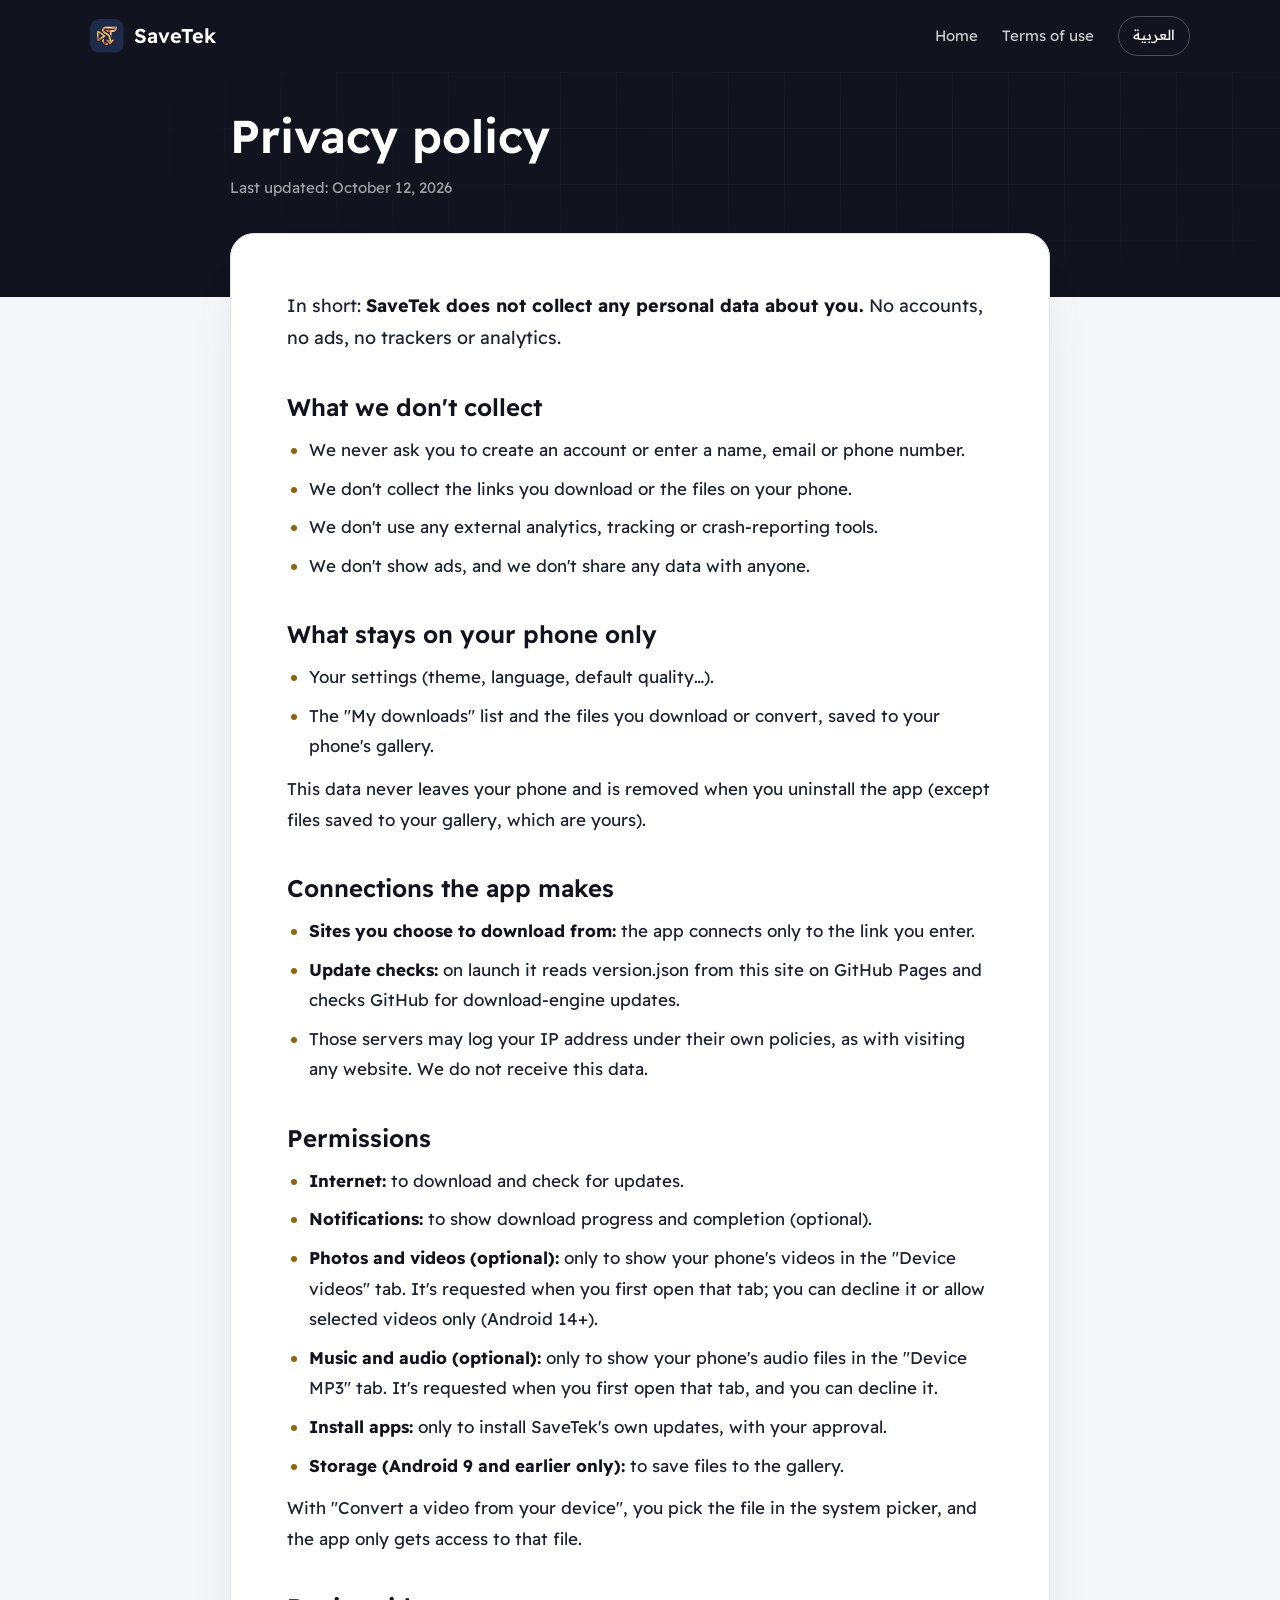
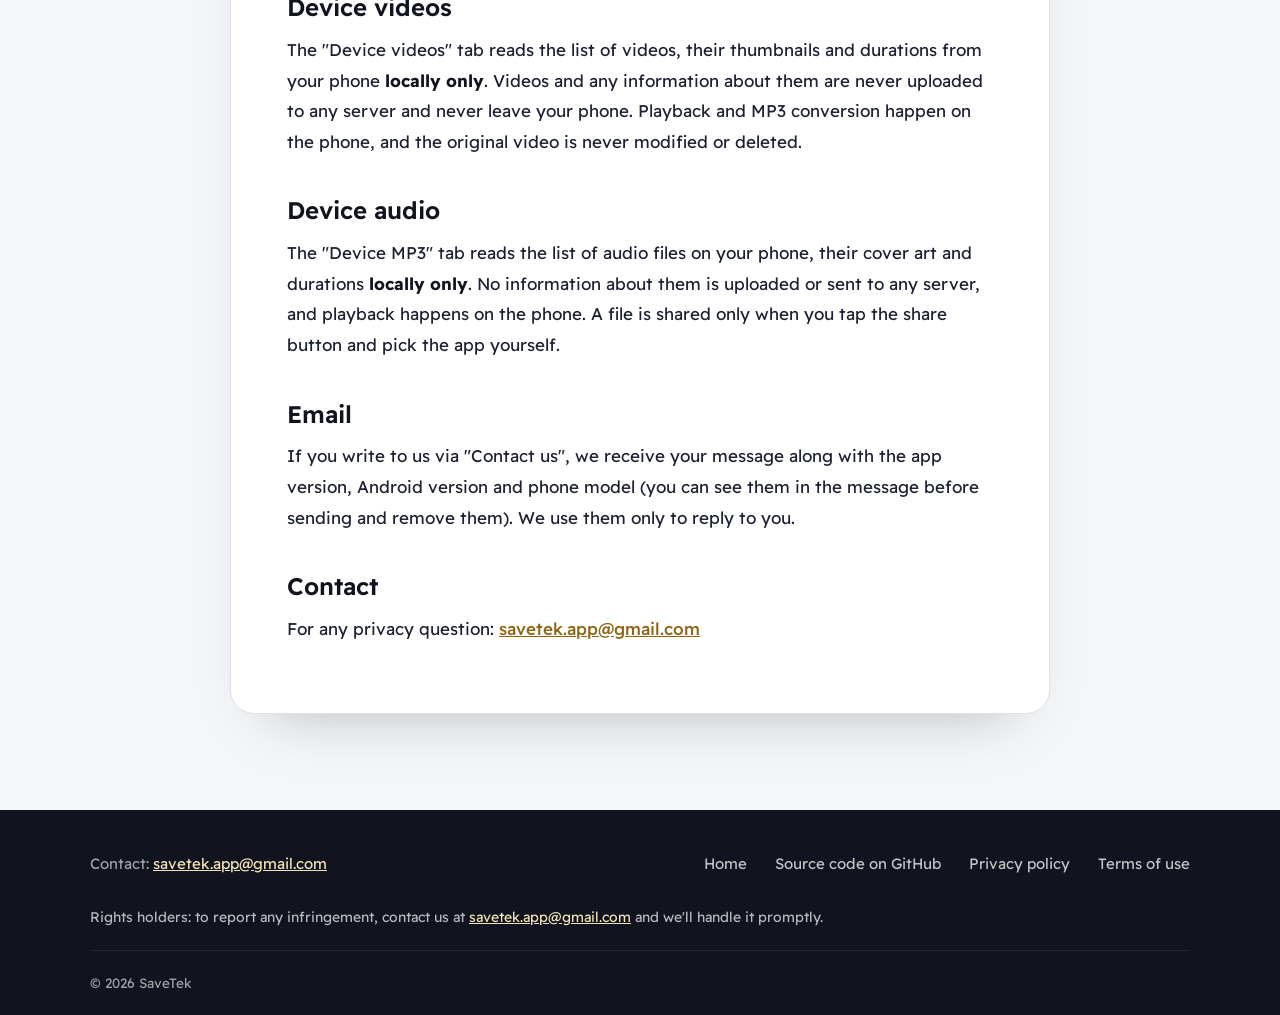
<file: docs/privacy.html>
<!doctype html>
<html lang="ar" dir="rtl"
      data-title-ar="سياسة الخصوصية — SaveTek"
      data-title-en="Privacy policy — SaveTek">
<head>
  <meta charset="utf-8">
  <meta name="viewport" content="width=device-width, initial-scale=1">
  <title>سياسة الخصوصية — SaveTek</title>
  <meta name="theme-color" content="#11141E">
  <link rel="icon" type="image/png" href="assets/favicon-64.png">
  <link rel="preload" href="assets/fonts/ibmplexsansarabic-400-arabic.woff2" as="font" type="font/woff2" crossorigin>
  <link rel="stylesheet" href="style.css">
  <script src="site.js"></script>
</head>
<body>

<header class="hdr">
  <div class="wrap">
    <a class="brand" href="./"><img src="assets/favicon-64.png" alt="">SaveTek</a>
    <nav class="nav">
      <a href="./"><span class="ar">الرئيسية</span><span class="en">Home</span></a>
      <a href="terms.html"><span class="ar">شروط الاستخدام</span><span class="en">Terms of use</span></a>
    </nav>
    <button class="lang" type="button" data-toggle-lang><span class="ar">English</span><span class="en">العربية</span></button>
  </div>
</header>

<div class="band">
  <div class="wrap">
    <h1><span class="ar">سياسة الخصوصية</span><span class="en">Privacy policy</span></h1>
    <p><span class="ar">آخر تحديث: 12 أكتوبر 2026</span><span class="en">Last updated: October 12, 2026</span></p>
  </div>
</div>

<main class="doc">
  <div class="wrap">

    <!-- ===== العربية ===== -->
    <article class="ar card">

      <p>باختصار: <strong>SaveTek لا يجمع أي بيانات شخصية عنك.</strong> لا حسابات، ولا إعلانات، ولا أدوات تتبع أو تحليلات.</p>

      <h2>ما الذي لا نجمعه</h2>
      <ul>
        <li>لا نطلب منك إنشاء حساب أو إدخال اسم أو بريد أو رقم هاتف.</li>
        <li>لا نجمع سجل الروابط التي تحمّلها ولا الملفات الموجودة في جوالك.</li>
        <li>لا نستخدم أي أدوات تحليلات أو تتبع أو تقارير أعطال خارجية.</li>
        <li>لا نعرض إعلانات، ولا نشارك أي بيانات مع أي جهة.</li>
      </ul>

      <h2>ما الذي يبقى على جوالك فقط</h2>
      <ul>
        <li>إعداداتك (المظهر، اللغة، الجودة الافتراضية…).</li>
        <li>قائمة "تحميلاتي" والملفات التي تحمّلها أو تحوّلها، وتُحفظ في معرض جوالك.</li>
      </ul>
      <p>هذه البيانات لا تغادر جوالك، وتُحذف عند حذف التطبيق (ما عدا الملفات المحفوظة في المعرض، فهي ملكك).</p>

      <h2>الاتصالات التي يجريها التطبيق</h2>
      <ul>
        <li><strong>المواقع التي تطلب التحميل منها:</strong> يتصل التطبيق مباشرة بالرابط الذي تدخله أنت فقط.</li>
        <li><strong>التحقق من التحديثات:</strong> عند الفتح يقرأ ملف version.json من هذا الموقع على GitHub Pages، ويتحقق من تحديثات محرك التحميل من GitHub.</li>
        <li>عند هذه الاتصالات قد تسجّل تلك الخوادم عنوان IP الخاص بك حسب سياساتها، كما يحدث عند زيارة أي موقع. نحن لا نستلم هذه البيانات.</li>
      </ul>

      <h2>الأذونات</h2>
      <ul>
        <li><strong>الإنترنت:</strong> للتحميل والتحقق من التحديثات.</li>
        <li><strong>الإشعارات:</strong> لعرض تقدّم التحميل واكتماله (اختيارية).</li>
        <li><strong>الصور والفيديوهات (اختياري):</strong> لعرض فيديوهات جوالك في تبويب "فيديوهات الجهاز" فقط. يُطلب عند فتح التبويب أول مرة، ويمكنك رفضه أو السماح بفيديوهات محددة فقط (أندرويد 14+).</li>
        <li><strong>الموسيقى والملفات الصوتية (اختياري):</strong> لعرض الملفات الصوتية في جوالك في تبويب "MP3 الجهاز" فقط. يُطلب عند فتح التبويب أول مرة، ويمكنك رفضه.</li>
        <li><strong>تثبيت التطبيقات:</strong> لتثبيت تحديثات SaveTek نفسه فقط، وبموافقتك.</li>
        <li><strong>التخزين (أندرويد 9 وما قبله فقط):</strong> لحفظ الملفات في المعرض.</li>
      </ul>
      <p>عند "تحويل فيديو من الجهاز" تختار أنت الملف من نافذة النظام، ولا يحصل التطبيق إلا على الملف الذي اخترته.</p>

      <h2>فيديوهات الجهاز</h2>
      <p>تبويب "فيديوهات الجهاز" يقرأ قائمة الفيديوهات وصورها المصغّرة ومددها من جوالك <strong>محلياً فقط</strong>. لا تُرفع الفيديوهات ولا أي معلومات عنها إلى أي خادم، ولا تغادر جوالك أبداً. التشغيل والتحويل إلى MP3 يحدثان داخل الجوال، والفيديو الأصلي لا يُعدَّل ولا يُحذف.</p>

      <h2>ملفات الجهاز الصوتية</h2>
      <p>تبويب "MP3 الجهاز" يقرأ قائمة الملفات الصوتية في جوالك وأغلفتها ومددها <strong>محلياً فقط</strong>. لا تُرفع ولا تُرسل أي معلومات عنها إلى أي خادم، والتشغيل يحدث داخل الجوال. المشاركة لا تحدث إلا عندما تضغط أنت زر المشاركة وتختار التطبيق بنفسك.</p>

      <h2>البريد الإلكتروني</h2>      <p>إذا راسلتنا عبر "تواصل معنا"، تصلنا رسالتك ومعها رقم إصدار التطبيق وإصدار أندرويد ونوع الجوال (تراها في الرسالة قبل إرسالها ويمكنك حذفها). نستخدمها فقط للرد عليك.</p>

      <h2>تواصل معنا</h2>
      <p>لأي سؤال عن الخصوصية: <a href="mailto:savetek.app@gmail.com">savetek.app@gmail.com</a></p>
    </article>

    <!-- ===== English ===== -->
    <article class="en card">

      <p>In short: <strong>SaveTek does not collect any personal data about you.</strong> No accounts, no ads, no trackers or analytics.</p>

      <h2>What we don't collect</h2>
      <ul>
        <li>We never ask you to create an account or enter a name, email or phone number.</li>
        <li>We don't collect the links you download or the files on your phone.</li>
        <li>We don't use any external analytics, tracking or crash-reporting tools.</li>
        <li>We don't show ads, and we don't share any data with anyone.</li>
      </ul>

      <h2>What stays on your phone only</h2>
      <ul>
        <li>Your settings (theme, language, default quality…).</li>
        <li>The "My downloads" list and the files you download or convert, saved to your phone's gallery.</li>
      </ul>
      <p>This data never leaves your phone and is removed when you uninstall the app (except files saved to your gallery, which are yours).</p>

      <h2>Connections the app makes</h2>
      <ul>
        <li><strong>Sites you choose to download from:</strong> the app connects only to the link you enter.</li>
        <li><strong>Update checks:</strong> on launch it reads version.json from this site on GitHub Pages and checks GitHub for download-engine updates.</li>
        <li>Those servers may log your IP address under their own policies, as with visiting any website. We do not receive this data.</li>
      </ul>

      <h2>Permissions</h2>
      <ul>
        <li><strong>Internet:</strong> to download and check for updates.</li>
        <li><strong>Notifications:</strong> to show download progress and completion (optional).</li>
        <li><strong>Photos and videos (optional):</strong> only to show your phone's videos in the "Device videos" tab. It's requested when you first open that tab; you can decline it or allow selected videos only (Android 14+).</li>
        <li><strong>Music and audio (optional):</strong> only to show your phone's audio files in the "Device MP3" tab. It's requested when you first open that tab, and you can decline it.</li>
        <li><strong>Install apps:</strong> only to install SaveTek's own updates, with your approval.</li>
        <li><strong>Storage (Android 9 and earlier only):</strong> to save files to the gallery.</li>
      </ul>
      <p>With "Convert a video from your device", you pick the file in the system picker, and the app only gets access to that file.</p>

      <h2>Device videos</h2>
      <p>The "Device videos" tab reads the list of videos, their thumbnails and durations from your phone <strong>locally only</strong>. Videos and any information about them are never uploaded to any server and never leave your phone. Playback and MP3 conversion happen on the phone, and the original video is never modified or deleted.</p>

      <h2>Device audio</h2>
      <p>The "Device MP3" tab reads the list of audio files on your phone, their cover art and durations <strong>locally only</strong>. No information about them is uploaded or sent to any server, and playback happens on the phone. A file is shared only when you tap the share button and pick the app yourself.</p>

      <h2>Email</h2>      <p>If you write to us via "Contact us", we receive your message along with the app version, Android version and phone model (you can see them in the message before sending and remove them). We use them only to reply to you.</p>

      <h2>Contact</h2>
      <p>For any privacy question: <a href="mailto:savetek.app@gmail.com">savetek.app@gmail.com</a></p>
    </article>
  </div>
</main>

<footer>
  <div class="wrap">
    <div class="f-top">
      <div><span class="ar">تواصل معنا:</span><span class="en">Contact:</span> <a href="mailto:savetek.app@gmail.com">savetek.app@gmail.com</a></div>
      <div class="f-links">
        <a href="./"><span class="ar">الرئيسية</span><span class="en">Home</span></a>
        <a href="https://github.com/savetekapp-lang/SaveTek"><span class="ar">الكود المصدري على GitHub</span><span class="en">Source code on GitHub</span></a>
        <a href="privacy.html"><span class="ar">سياسة الخصوصية</span><span class="en">Privacy policy</span></a>
        <a href="terms.html"><span class="ar">شروط الاستخدام</span><span class="en">Terms of use</span></a>
      </div>
    </div>
    <p class="f-rights">
      <span class="ar">لأصحاب الحقوق: للإبلاغ عن أي انتهاك تواصل معنا على <a href="mailto:savetek.app@gmail.com">savetek.app@gmail.com</a> وسنتعامل معه بسرعة.</span>
      <span class="en">Rights holders: to report any infringement, contact us at <a href="mailto:savetek.app@gmail.com">savetek.app@gmail.com</a> and we'll handle it promptly.</span>
    </p>
    <div class="f-bot">© 2026 SaveTek</div>
  </div>
</footer>

</body>
</html>
</file>
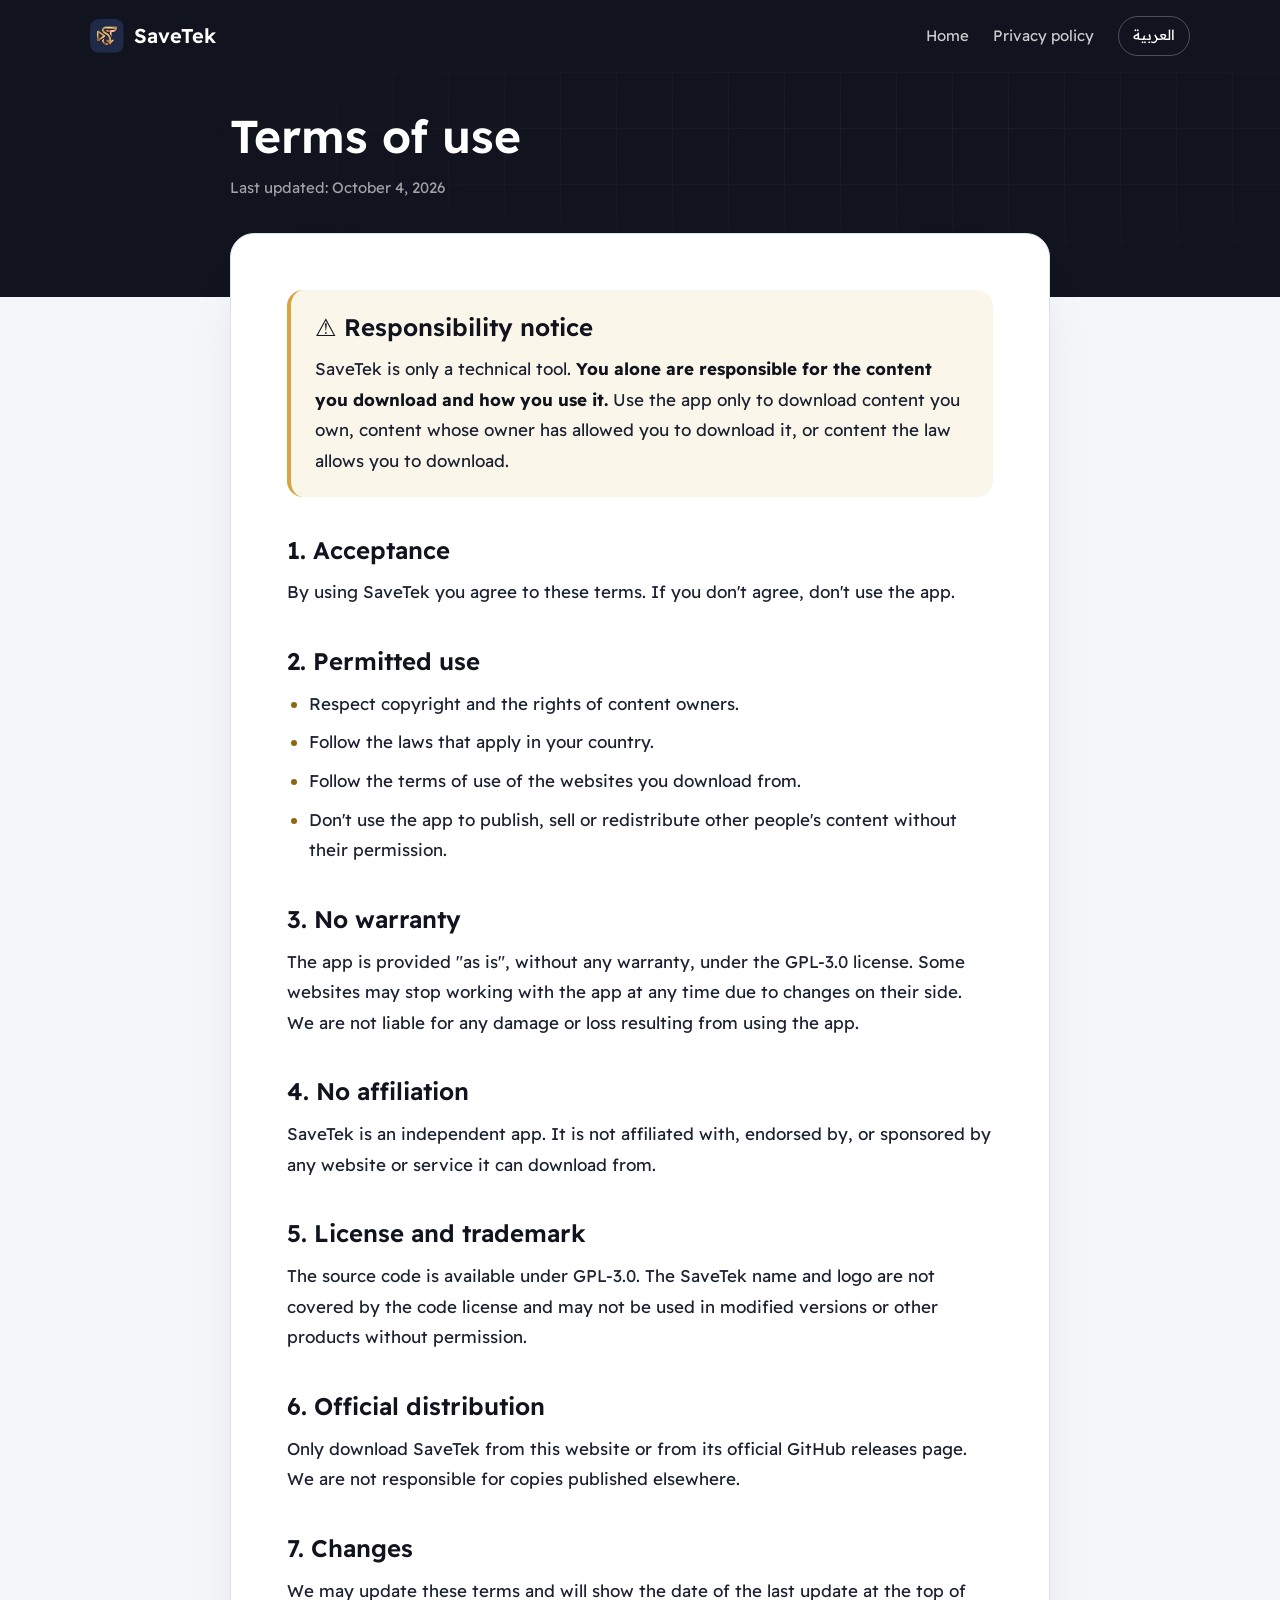
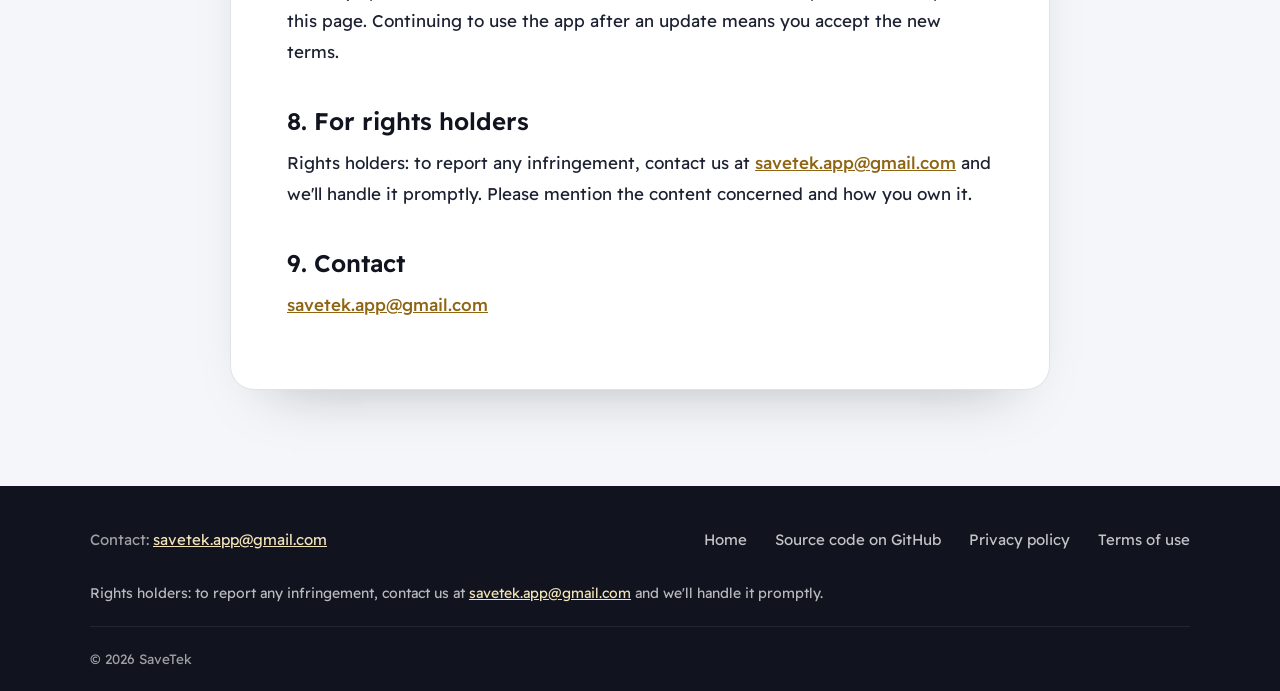
<file: docs/terms.html>
<!doctype html>
<html lang="ar" dir="rtl"
      data-title-ar="شروط الاستخدام — SaveTek"
      data-title-en="Terms of use — SaveTek">
<head>
  <meta charset="utf-8">
  <meta name="viewport" content="width=device-width, initial-scale=1">
  <title>شروط الاستخدام — SaveTek</title>
  <meta name="theme-color" content="#11141E">
  <link rel="icon" type="image/png" href="assets/favicon-64.png">
  <link rel="preload" href="assets/fonts/ibmplexsansarabic-400-arabic.woff2" as="font" type="font/woff2" crossorigin>
  <link rel="stylesheet" href="style.css">
  <script src="site.js"></script>
</head>
<body>

<header class="hdr">
  <div class="wrap">
    <a class="brand" href="./"><img src="assets/favicon-64.png" alt="">SaveTek</a>
    <nav class="nav">
      <a href="./"><span class="ar">الرئيسية</span><span class="en">Home</span></a>
      <a href="privacy.html"><span class="ar">سياسة الخصوصية</span><span class="en">Privacy policy</span></a>
    </nav>
    <button class="lang" type="button" data-toggle-lang><span class="ar">English</span><span class="en">العربية</span></button>
  </div>
</header>

<div class="band">
  <div class="wrap">
    <h1><span class="ar">شروط الاستخدام</span><span class="en">Terms of use</span></h1>
    <p><span class="ar">آخر تحديث: 4 أكتوبر 2026</span><span class="en">Last updated: October 4, 2026</span></p>
  </div>
</div>

<main class="doc">
  <div class="wrap">

    <!-- ===== العربية ===== -->
    <article class="ar card">

      <div class="warning">
        <h2>⚠️ تنبيه المسؤولية</h2>
        <p>SaveTek أداة تقنية فقط. <strong>أنت وحدك المسؤول عن المحتوى الذي تحمّله وعن طريقة استخدامه.</strong> استخدم التطبيق فقط لتحميل محتوى تملكه، أو محتوى أذن لك صاحبه بتحميله، أو محتوى يسمح القانون بتحميله.</p>
      </div>

      <h2>١. قبول الشروط</h2>
      <p>باستخدامك SaveTek فأنت توافق على هذه الشروط. إذا لم توافق عليها فلا تستخدم التطبيق.</p>

      <h2>٢. الاستخدام المسموح</h2>
      <ul>
        <li>احترم حقوق النشر وحقوق أصحاب المحتوى.</li>
        <li>التزم بالقوانين المعمول بها في بلدك.</li>
        <li>التزم بشروط استخدام المواقع التي تحمّل منها.</li>
        <li>لا تستخدم التطبيق لنشر محتوى الآخرين أو بيعه أو إعادة توزيعه دون إذنهم.</li>
      </ul>

      <h2>٣. لا ضمانات</h2>
      <p>يُقدَّم التطبيق "كما هو" دون أي ضمان، وفقاً لترخيص GPL-3.0. قد تتوقف بعض المواقع عن العمل مع التطبيق في أي وقت بسبب تغييرات من جهتها. لا نتحمّل مسؤولية أي ضرر أو خسارة تنتج عن استخدام التطبيق.</p>

      <h2>٤. لا علاقة بالمواقع الأخرى</h2>
      <p>SaveTek تطبيق مستقل، وليس تابعاً لأي موقع أو خدمة يمكن التحميل منها، ولا مدعوماً أو معتمداً منها.</p>

      <h2>٥. الترخيص والعلامة</h2>
      <p>الكود المصدري متاح بترخيص GPL-3.0. أما اسم SaveTek وشعاره فغير مشمولين بترخيص الكود، ولا يجوز استخدامهما في نسخ معدّلة أو منتجات أخرى دون إذن.</p>

      <h2>٦. التوزيع الرسمي</h2>
      <p>حمّل SaveTek فقط من هذا الموقع أو من صفحة الإصدارات الرسمية على GitHub. لا نتحمّل مسؤولية النسخ المنشورة في أماكن أخرى.</p>

      <h2>٧. تعديل الشروط</h2>
      <p>قد نحدّث هذه الشروط، ونكتب تاريخ آخر تحديث أعلى الصفحة. استمرارك في استخدام التطبيق بعد التحديث يعني موافقتك على الشروط الجديدة.</p>

      <h2>٨. لأصحاب الحقوق</h2>
      <p>لأصحاب الحقوق: للإبلاغ عن أي انتهاك تواصل معنا على <a href="mailto:savetek.app@gmail.com">savetek.app@gmail.com</a> وسنتعامل معه بسرعة. اذكر في رسالتك المحتوى المعني وما يثبت ملكيتك له.</p>

      <h2>٩. تواصل معنا</h2>
      <p><a href="mailto:savetek.app@gmail.com">savetek.app@gmail.com</a></p>
    </article>

    <!-- ===== English ===== -->
    <article class="en card">

      <div class="warning">
        <h2>⚠️ Responsibility notice</h2>
        <p>SaveTek is only a technical tool. <strong>You alone are responsible for the content you download and how you use it.</strong> Use the app only to download content you own, content whose owner has allowed you to download it, or content the law allows you to download.</p>
      </div>

      <h2>1. Acceptance</h2>
      <p>By using SaveTek you agree to these terms. If you don't agree, don't use the app.</p>

      <h2>2. Permitted use</h2>
      <ul>
        <li>Respect copyright and the rights of content owners.</li>
        <li>Follow the laws that apply in your country.</li>
        <li>Follow the terms of use of the websites you download from.</li>
        <li>Don't use the app to publish, sell or redistribute other people's content without their permission.</li>
      </ul>

      <h2>3. No warranty</h2>
      <p>The app is provided "as is", without any warranty, under the GPL-3.0 license. Some websites may stop working with the app at any time due to changes on their side. We are not liable for any damage or loss resulting from using the app.</p>

      <h2>4. No affiliation</h2>
      <p>SaveTek is an independent app. It is not affiliated with, endorsed by, or sponsored by any website or service it can download from.</p>

      <h2>5. License and trademark</h2>
      <p>The source code is available under GPL-3.0. The SaveTek name and logo are not covered by the code license and may not be used in modified versions or other products without permission.</p>

      <h2>6. Official distribution</h2>
      <p>Only download SaveTek from this website or from its official GitHub releases page. We are not responsible for copies published elsewhere.</p>

      <h2>7. Changes</h2>
      <p>We may update these terms and will show the date of the last update at the top of this page. Continuing to use the app after an update means you accept the new terms.</p>

      <h2>8. For rights holders</h2>
      <p>Rights holders: to report any infringement, contact us at <a href="mailto:savetek.app@gmail.com">savetek.app@gmail.com</a> and we'll handle it promptly. Please mention the content concerned and how you own it.</p>

      <h2>9. Contact</h2>
      <p><a href="mailto:savetek.app@gmail.com">savetek.app@gmail.com</a></p>
    </article>
  </div>
</main>

<footer>
  <div class="wrap">
    <div class="f-top">
      <div><span class="ar">تواصل معنا:</span><span class="en">Contact:</span> <a href="mailto:savetek.app@gmail.com">savetek.app@gmail.com</a></div>
      <div class="f-links">
        <a href="./"><span class="ar">الرئيسية</span><span class="en">Home</span></a>
        <a href="https://github.com/savetekapp-lang/SaveTek"><span class="ar">الكود المصدري على GitHub</span><span class="en">Source code on GitHub</span></a>
        <a href="privacy.html"><span class="ar">سياسة الخصوصية</span><span class="en">Privacy policy</span></a>
        <a href="terms.html"><span class="ar">شروط الاستخدام</span><span class="en">Terms of use</span></a>
      </div>
    </div>
    <p class="f-rights">
      <span class="ar">لأصحاب الحقوق: للإبلاغ عن أي انتهاك تواصل معنا على <a href="mailto:savetek.app@gmail.com">savetek.app@gmail.com</a> وسنتعامل معه بسرعة.</span>
      <span class="en">Rights holders: to report any infringement, contact us at <a href="mailto:savetek.app@gmail.com">savetek.app@gmail.com</a> and we'll handle it promptly.</span>
    </p>
    <div class="f-bot">© 2026 SaveTek</div>
  </div>
</footer>

</body>
</html>
</file>
<file: docs/style.css>
/* SaveTek — shared style for the text pages (privacy, terms, 404); matches index.html
   fonts are self-hosted (SIL OFL 1.1, licenses in assets/fonts) — no requests to third parties */
@font-face{font-family:'IBM Plex Sans Arabic';font-style:normal;font-weight:400;font-display:swap;src:url(assets/fonts/ibmplexsansarabic-400-arabic.woff2) format('woff2');unicode-range:U+0600-06FF, U+0750-077F, U+0870-088E, U+0890-0891, U+0897-08E1, U+08E3-08FF, U+200C-200E, U+2010-2011, U+204F, U+2E41, U+FB50-FDFF, U+FE70-FE74, U+FE76-FEFC, U+102E0-102FB, U+10E60-10E7E, U+10EC2-10EC4, U+10EFC-10EFF, U+1EE00-1EE03, U+1EE05-1EE1F, U+1EE21-1EE22, U+1EE24, U+1EE27, U+1EE29-1EE32, U+1EE34-1EE37, U+1EE39, U+1EE3B, U+1EE42, U+1EE47, U+1EE49, U+1EE4B, U+1EE4D-1EE4F, U+1EE51-1EE52, U+1EE54, U+1EE57, U+1EE59, U+1EE5B, U+1EE5D, U+1EE5F, U+1EE61-1EE62, U+1EE64, U+1EE67-1EE6A, U+1EE6C-1EE72, U+1EE74-1EE77, U+1EE79-1EE7C, U+1EE7E, U+1EE80-1EE89, U+1EE8B-1EE9B, U+1EEA1-1EEA3, U+1EEA5-1EEA9, U+1EEAB-1EEBB, U+1EEF0-1EEF1}
@font-face{font-family:'IBM Plex Sans Arabic';font-style:normal;font-weight:400;font-display:swap;src:url(assets/fonts/ibmplexsansarabic-400-latin.woff2) format('woff2');unicode-range:U+0000-00FF, U+0131, U+0152-0153, U+02BB-02BC, U+02C6, U+02DA, U+02DC, U+0304, U+0308, U+0329, U+2000-206F, U+20AC, U+2122, U+2191, U+2193, U+2212, U+2215, U+FEFF, U+FFFD}
@font-face{font-family:'IBM Plex Sans Arabic';font-style:normal;font-weight:500;font-display:swap;src:url(assets/fonts/ibmplexsansarabic-500-arabic.woff2) format('woff2');unicode-range:U+0600-06FF, U+0750-077F, U+0870-088E, U+0890-0891, U+0897-08E1, U+08E3-08FF, U+200C-200E, U+2010-2011, U+204F, U+2E41, U+FB50-FDFF, U+FE70-FE74, U+FE76-FEFC, U+102E0-102FB, U+10E60-10E7E, U+10EC2-10EC4, U+10EFC-10EFF, U+1EE00-1EE03, U+1EE05-1EE1F, U+1EE21-1EE22, U+1EE24, U+1EE27, U+1EE29-1EE32, U+1EE34-1EE37, U+1EE39, U+1EE3B, U+1EE42, U+1EE47, U+1EE49, U+1EE4B, U+1EE4D-1EE4F, U+1EE51-1EE52, U+1EE54, U+1EE57, U+1EE59, U+1EE5B, U+1EE5D, U+1EE5F, U+1EE61-1EE62, U+1EE64, U+1EE67-1EE6A, U+1EE6C-1EE72, U+1EE74-1EE77, U+1EE79-1EE7C, U+1EE7E, U+1EE80-1EE89, U+1EE8B-1EE9B, U+1EEA1-1EEA3, U+1EEA5-1EEA9, U+1EEAB-1EEBB, U+1EEF0-1EEF1}
@font-face{font-family:'IBM Plex Sans Arabic';font-style:normal;font-weight:500;font-display:swap;src:url(assets/fonts/ibmplexsansarabic-500-latin.woff2) format('woff2');unicode-range:U+0000-00FF, U+0131, U+0152-0153, U+02BB-02BC, U+02C6, U+02DA, U+02DC, U+0304, U+0308, U+0329, U+2000-206F, U+20AC, U+2122, U+2191, U+2193, U+2212, U+2215, U+FEFF, U+FFFD}
@font-face{font-family:'IBM Plex Sans Arabic';font-style:normal;font-weight:600;font-display:swap;src:url(assets/fonts/ibmplexsansarabic-600-arabic.woff2) format('woff2');unicode-range:U+0600-06FF, U+0750-077F, U+0870-088E, U+0890-0891, U+0897-08E1, U+08E3-08FF, U+200C-200E, U+2010-2011, U+204F, U+2E41, U+FB50-FDFF, U+FE70-FE74, U+FE76-FEFC, U+102E0-102FB, U+10E60-10E7E, U+10EC2-10EC4, U+10EFC-10EFF, U+1EE00-1EE03, U+1EE05-1EE1F, U+1EE21-1EE22, U+1EE24, U+1EE27, U+1EE29-1EE32, U+1EE34-1EE37, U+1EE39, U+1EE3B, U+1EE42, U+1EE47, U+1EE49, U+1EE4B, U+1EE4D-1EE4F, U+1EE51-1EE52, U+1EE54, U+1EE57, U+1EE59, U+1EE5B, U+1EE5D, U+1EE5F, U+1EE61-1EE62, U+1EE64, U+1EE67-1EE6A, U+1EE6C-1EE72, U+1EE74-1EE77, U+1EE79-1EE7C, U+1EE7E, U+1EE80-1EE89, U+1EE8B-1EE9B, U+1EEA1-1EEA3, U+1EEA5-1EEA9, U+1EEAB-1EEBB, U+1EEF0-1EEF1}
@font-face{font-family:'IBM Plex Sans Arabic';font-style:normal;font-weight:600;font-display:swap;src:url(assets/fonts/ibmplexsansarabic-600-latin.woff2) format('woff2');unicode-range:U+0000-00FF, U+0131, U+0152-0153, U+02BB-02BC, U+02C6, U+02DA, U+02DC, U+0304, U+0308, U+0329, U+2000-206F, U+20AC, U+2122, U+2191, U+2193, U+2212, U+2215, U+FEFF, U+FFFD}
@font-face{font-family:'Readex Pro';font-style:normal;font-weight:400 700;font-display:swap;src:url(assets/fonts/readexpro-arabic.woff2) format('woff2');unicode-range:U+0600-06FF, U+0750-077F, U+0870-088E, U+0890-0891, U+0897-08E1, U+08E3-08FF, U+200C-200E, U+2010-2011, U+204F, U+2E41, U+FB50-FDFF, U+FE70-FE74, U+FE76-FEFC, U+102E0-102FB, U+10E60-10E7E, U+10EC2-10EC4, U+10EFC-10EFF, U+1EE00-1EE03, U+1EE05-1EE1F, U+1EE21-1EE22, U+1EE24, U+1EE27, U+1EE29-1EE32, U+1EE34-1EE37, U+1EE39, U+1EE3B, U+1EE42, U+1EE47, U+1EE49, U+1EE4B, U+1EE4D-1EE4F, U+1EE51-1EE52, U+1EE54, U+1EE57, U+1EE59, U+1EE5B, U+1EE5D, U+1EE5F, U+1EE61-1EE62, U+1EE64, U+1EE67-1EE6A, U+1EE6C-1EE72, U+1EE74-1EE77, U+1EE79-1EE7C, U+1EE7E, U+1EE80-1EE89, U+1EE8B-1EE9B, U+1EEA1-1EEA3, U+1EEA5-1EEA9, U+1EEAB-1EEBB, U+1EEF0-1EEF1}
@font-face{font-family:'Readex Pro';font-style:normal;font-weight:400 700;font-display:swap;src:url(assets/fonts/readexpro-latin.woff2) format('woff2');unicode-range:U+0000-00FF, U+0131, U+0152-0153, U+02BB-02BC, U+02C6, U+02DA, U+02DC, U+0304, U+0308, U+0329, U+2000-206F, U+20AC, U+2122, U+2191, U+2193, U+2212, U+2215, U+FEFF, U+FFFD}

:root{
  --ink:#11141E;
  --navy:#1A2033;
  --navy-2:#242C45;
  --gold:#D9A441;
  --gold-soft:#F3E3B8;
  --gold-deep:#8F6513;  /* gold text on light backgrounds (contrast 4.8:1) */
  --paper:#F4F6F9;
  --white:#FFFFFF;
  --text:#1D2233;
  --muted:#5B6275;
  --line:#DDE2EA;
  --head:"Readex Pro","IBM Plex Sans Arabic",system-ui,sans-serif;
  --body:"IBM Plex Sans Arabic","Readex Pro",system-ui,sans-serif;
  --ease:cubic-bezier(.2,.7,.2,1);
}
*{box-sizing:border-box;margin:0;padding:0}
html{-webkit-text-size-adjust:100%}
body{font-family:var(--body);color:var(--text);background:var(--paper);line-height:1.8;font-size:17px;min-height:100vh;display:flex;flex-direction:column}
main{flex:1}
img{max-width:100%;display:block}
a{color:inherit}
button{font:inherit;cursor:pointer}
:focus-visible{outline:3px solid var(--gold);outline-offset:3px;border-radius:6px}
.wrap{max-width:1180px;margin-inline:auto;padding-inline:clamp(20px,4vw,40px)}

/* bilingual */
html[lang="ar"] .en{display:none!important}
html[lang="en"] .ar{display:none!important}
html[lang="en"] body{font-family:"Readex Pro",system-ui,sans-serif}

/* ---------- header ---------- */
.hdr{background:var(--ink);padding-top:env(safe-area-inset-top,0px)}
.hdr .wrap{display:flex;align-items:center;gap:24px;height:72px}
.brand{display:flex;align-items:center;gap:10px;color:#fff;text-decoration:none;font-family:var(--head);font-weight:600;font-size:20px}
.brand img{width:34px;height:34px;border-radius:9px}
.nav{display:flex;gap:24px;margin-inline-start:auto}
.nav a{color:rgba(255,255,255,.78);text-decoration:none;font-size:15px;padding:6px 0;border-bottom:2px solid transparent;transition:color .2s,border-color .2s}
.nav a:hover{color:#fff;border-color:var(--gold)}
.lang{border:1px solid rgba(255,255,255,.25);background:none;color:#fff;border-radius:999px;padding:6px 14px;font-size:14px;transition:border-color .2s,background .2s}
.lang:hover{border-color:var(--gold);background:rgba(217,164,65,.1)}
@media (max-width:640px){.nav{display:none}.lang{margin-inline-start:auto}}

/* ---------- title band ---------- */
.band{background:var(--ink);color:#fff;padding:36px 0 96px;position:relative;overflow:hidden}
.band::before{content:"";position:absolute;inset:0;background-image:linear-gradient(rgba(255,255,255,.035) 1px,transparent 1px),linear-gradient(90deg,rgba(255,255,255,.035) 1px,transparent 1px);background-size:56px 56px;mask-image:radial-gradient(ellipse at 70% 30%,#000 10%,transparent 70%);-webkit-mask-image:radial-gradient(ellipse at 70% 30%,#000 10%,transparent 70%)}
.band .wrap{position:relative;max-width:900px}
.band h1{font-family:var(--head);font-weight:600;font-size:clamp(30px,5vw,46px);line-height:1.25}
.band h1 b{color:var(--gold);font-weight:700}
.band p{color:rgba(255,255,255,.6);margin-top:8px;font-size:15px}

/* ---------- document card ---------- */
.doc{margin-top:-64px;padding-bottom:clamp(56px,8vw,96px);position:relative}
.doc .wrap{max-width:900px}
.card{background:var(--white);border:1px solid var(--line);border-radius:24px;padding:clamp(24px,5vw,56px);box-shadow:0 30px 60px -40px rgba(17,20,30,.35)}
.card>p:first-child{font-size:18px}
.card h2{font-family:var(--head);font-weight:600;font-size:clamp(20px,2.4vw,24px);color:var(--ink);margin:36px 0 10px;line-height:1.45}
.card h2:first-child{margin-top:0}
.card p{margin-bottom:12px}
.card ul{padding-inline-start:22px;margin-bottom:12px}
.card li{margin-bottom:8px}
.card li::marker{color:var(--gold-deep)}
.card strong{color:var(--ink)}
.card a{color:var(--gold-deep);font-weight:500}
.warning{border-inline-start:4px solid var(--gold);background:#FBF6EA;border-radius:16px;padding:20px 24px;margin-bottom:8px}
.warning h2{margin-top:0}
.warning p{margin:0}

/* ---------- 404 ---------- */
.nf{display:grid;place-items:center;text-align:center;padding:clamp(56px,10vw,120px) 0}
.nf .code{font-family:var(--head);font-weight:700;font-size:clamp(88px,18vw,160px);line-height:1;color:var(--gold-deep);letter-spacing:.02em}
.nf h1{font-family:var(--head);font-weight:600;font-size:clamp(24px,3.4vw,34px);color:var(--ink);margin:18px 0 8px}
.nf p{color:var(--muted);max-width:30em;margin-inline:auto}
.nf .row{display:flex;flex-wrap:wrap;justify-content:center;gap:14px;margin-top:30px}
.btn{display:inline-flex;align-items:center;gap:10px;background:var(--gold);color:var(--ink);text-decoration:none;font-family:var(--head);font-weight:600;font-size:16px;padding:14px 26px;border-radius:14px;transition:transform .25s var(--ease),box-shadow .25s var(--ease)}
.btn:hover{transform:translateY(-2px);box-shadow:0 14px 30px -12px rgba(217,164,65,.7)}
.btn.ghost{background:none;color:var(--ink);box-shadow:inset 0 0 0 1.5px var(--line)}
.btn.ghost:hover{box-shadow:inset 0 0 0 1.5px var(--gold-deep)}

/* ---------- footer ---------- */
footer{background:var(--ink);color:rgba(255,255,255,.6);font-size:15px;padding-bottom:env(safe-area-inset-bottom,0px)}
.f-top{display:flex;flex-wrap:wrap;justify-content:space-between;gap:24px;padding-block:40px 28px}
.f-top a{color:var(--gold-soft)}
.f-links{display:flex;flex-wrap:wrap;gap:12px 28px}
.f-links a{color:rgba(255,255,255,.75);text-decoration:none}
.f-links a:hover{color:#fff;text-decoration:underline}
.f-rights{padding-bottom:20px;font-size:14px;color:rgba(255,255,255,.7)}
.f-rights a{color:var(--gold-soft)}
.f-bot{border-top:1px solid rgba(255,255,255,.08);padding-block:20px;font-size:13.5px}
@media (pointer:coarse){
  .f-links a,.f-top a{display:inline-block;padding-block:10px}
  .f-links{gap:0 24px}
}
</file>
